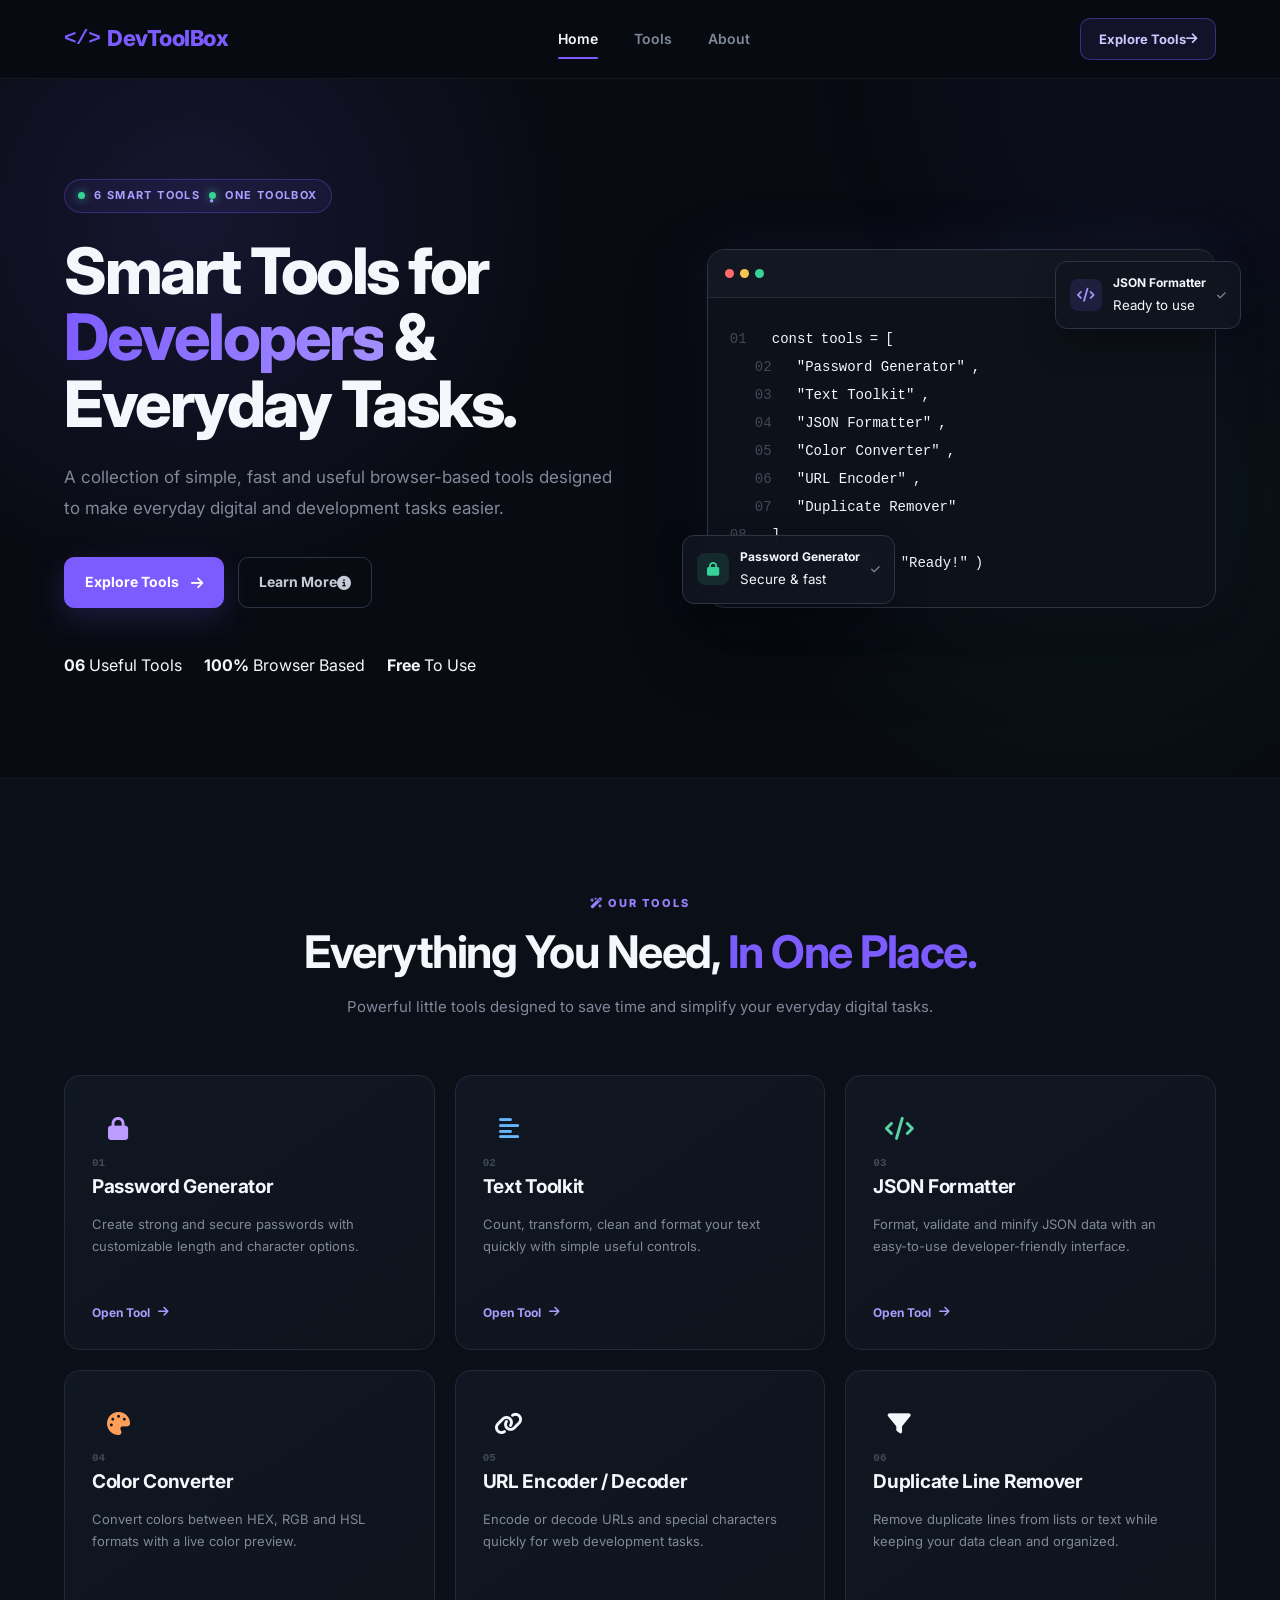
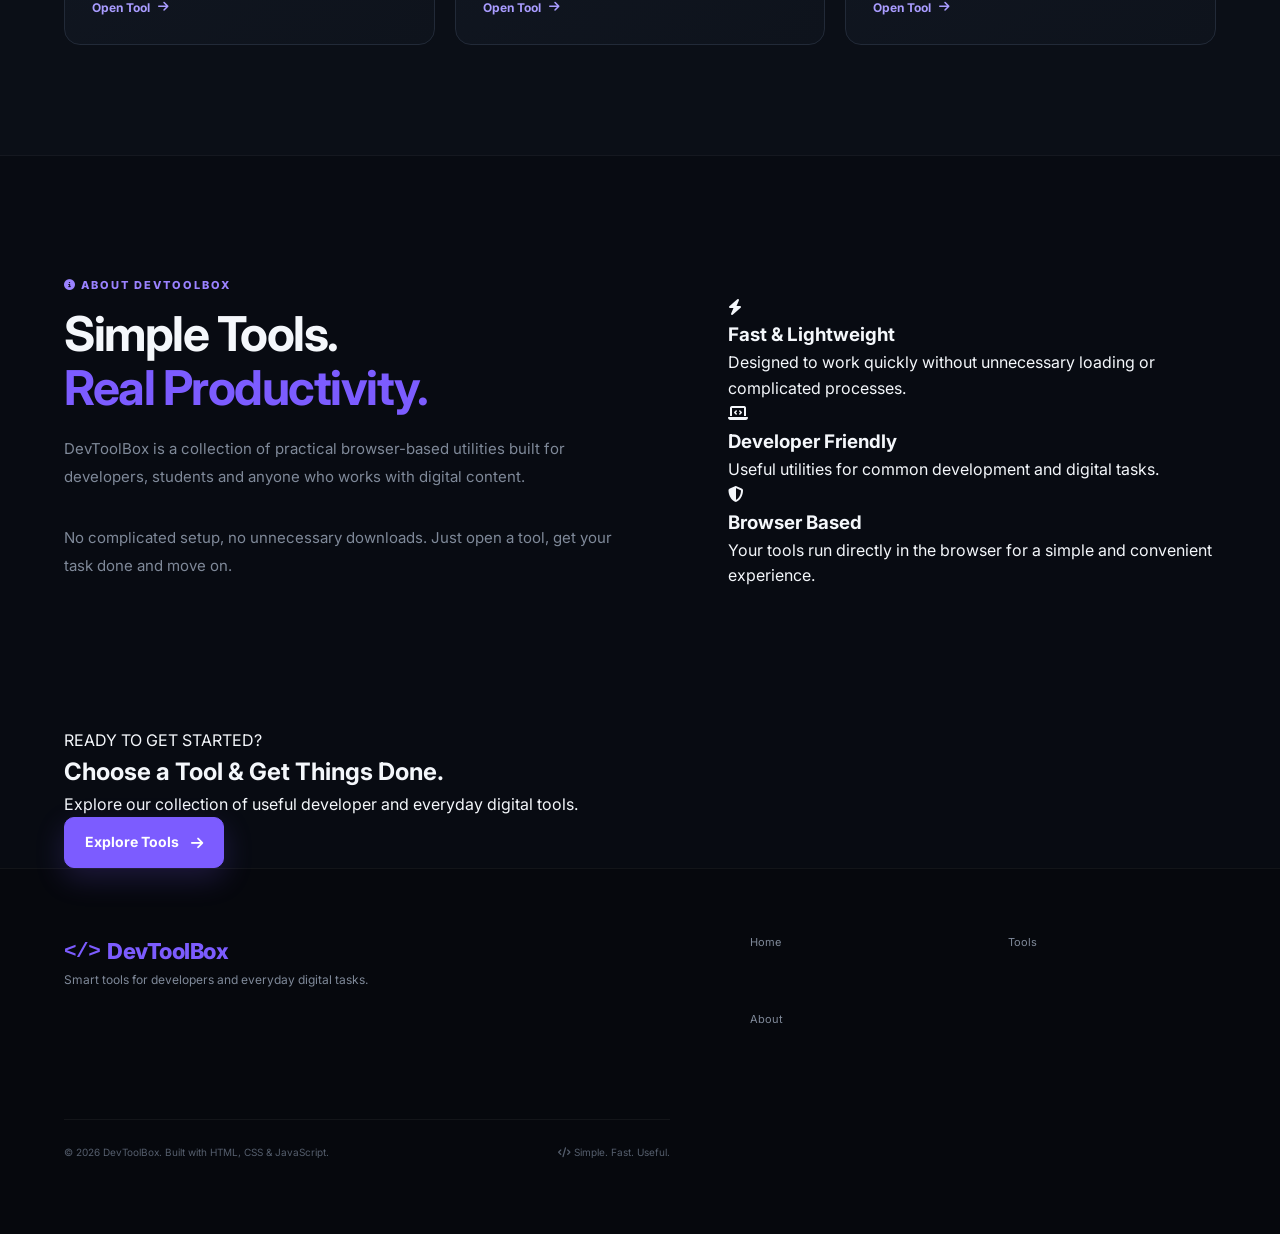
<file: index.html>
<!DOCTYPE html>
<html lang="en">
<head>
    <meta charset="UTF-8">
    <meta name="viewport" content="width=device-width, initial-scale=1.0">

    <title>DevToolBox | Smart Developer Tools</title>

    <meta
        name="description"
        content="DevToolBox provides smart, fast and useful browser-based tools for developers and everyday digital tasks."
    >

    <!-- Google Fonts -->
    <link rel="preconnect" href="https://fonts.googleapis.com">
    <link rel="preconnect" href="https://fonts.gstatic.com" crossorigin>

    <link
        href="https://fonts.googleapis.com/css2?family=Inter:wght@400;500;600;700;800&family=JetBrains+Mono:wght@400;500;600&display=swap"
        rel="stylesheet"
    >

    <!-- Font Awesome -->
    <link
        rel="stylesheet"
        href="https://cdnjs.cloudflare.com/ajax/libs/font-awesome/6.5.2/css/all.min.css"
    >

    <!-- Main CSS -->
    <link rel="stylesheet" href="style.css">
</head>

<body>

<!-- =====================================================
     HEADER
===================================================== -->

<header class="header">

    <div class="container nav-container">

        <a href="index.html" class="logo">
            <span class="logo-symbol">&lt;/&gt;</span>
            <span>DevToolBox</span>
        </a>

        <nav class="navbar">

            <a href="index.html" class="nav-link active">
                Home
            </a>

            <a href="#tools" class="nav-link">
                Tools
            </a>

            <a href="#about" class="nav-link">
                About
            </a>

        </nav>

        <a href="#tools" class="nav-button">
            Explore Tools
            <i class="fa-solid fa-arrow-right"></i>
        </a>

    </div>

</header>


<!-- =====================================================
     HERO SECTION
===================================================== -->

<main>

<section class="hero">

    <div class="hero-glow glow-one"></div>
    <div class="hero-glow glow-two"></div>

    <div class="container hero-container">

        <!-- Hero Content -->

        <div class="hero-content">

            <div class="hero-badge">
                <span class="badge-dot"></span>
                6 SMART TOOLS
                <span class="badge-divider">•</span>
                ONE TOOLBOX
            </div>

            <h1>
                Smart Tools for
                <span>Developers</span>
                & Everyday Tasks.
            </h1>

            <p class="hero-description">
                A collection of simple, fast and useful browser-based
                tools designed to make everyday digital and development
                tasks easier.
            </p>

            <div class="hero-buttons">

                <a href="#tools" class="primary-button">
                    Explore Tools
                    <i class="fa-solid fa-arrow-right"></i>
                </a>

                <a href="#about" class="secondary-button">
                    Learn More
                    <i class="fa-solid fa-circle-info"></i>
                </a>

            </div>


            <!-- Stats -->

            <div class="hero-stats">

                <div class="stat-item">
                    <strong>06</strong>
                    <span>Useful Tools</span>
                </div>

                <div class="stat-item">
                    <strong>100%</strong>
                    <span>Browser Based</span>
                </div>

                <div class="stat-item">
                    <strong>Free</strong>
                    <span>To Use</span>
                </div>

            </div>

        </div>


        <!-- Hero Visual -->

        <div class="hero-visual">

            <div class="code-window">

                <div class="window-header">

                    <div class="window-dots">
                        <span></span>
                        <span></span>
                        <span></span>
                    </div>

                    <span class="window-title">
                        devtoolbox.js
                    </span>

                </div>


                <div class="code-content">

                    <div class="code-line">
                        <span class="line-number">01</span>
                        <span class="code-purple">const</span>
                        <span class="code-white">tools</span>
                        <span class="code-white">=</span>
                        <span class="code-yellow">[</span>
                    </div>

                    <div class="code-line indent">
                        <span class="line-number">02</span>
                        <span class="code-green">"Password Generator"</span>
                        <span class="code-white">,</span>
                    </div>

                    <div class="code-line indent">
                        <span class="line-number">03</span>
                        <span class="code-green">"Text Toolkit"</span>
                        <span class="code-white">,</span>
                    </div>

                    <div class="code-line indent">
                        <span class="line-number">04</span>
                        <span class="code-green">"JSON Formatter"</span>
                        <span class="code-white">,</span>
                    </div>

                    <div class="code-line indent">
                        <span class="line-number">05</span>
                        <span class="code-green">"Color Converter"</span>
                        <span class="code-white">,</span>
                    </div>

                    <div class="code-line indent">
                        <span class="line-number">06</span>
                        <span class="code-green">"URL Encoder"</span>
                        <span class="code-white">,</span>
                    </div>

                    <div class="code-line indent">
                        <span class="line-number">07</span>
                        <span class="code-green">"Duplicate Remover"</span>
                    </div>

                    <div class="code-line">
                        <span class="line-number">08</span>
                        <span class="code-yellow">]</span>
                    </div>

                    <div class="code-line">
                        <span class="line-number">09</span>
                        <span class="code-purple">console</span>
                        <span class="code-white">.</span>
                        <span class="code-blue">log</span>
                        <span class="code-white">(</span>
                        <span class="code-green">"Ready!"</span>
                        <span class="code-white">)</span>
                    </div>

                    <div class="code-cursor"></div>

                </div>

            </div>


            <!-- Floating Cards -->

            <div class="floating-card floating-card-one">

                <div class="floating-icon purple-icon">
                    <i class="fa-solid fa-code"></i>
                </div>

                <div>
                    <strong>JSON Formatter</strong>
                    <small>Ready to use</small>
                </div>

                <span class="floating-check">
                    <i class="fa-solid fa-check"></i>
                </span>

            </div>


            <div class="floating-card floating-card-two">

                <div class="floating-icon green-icon">
                    <i class="fa-solid fa-lock"></i>
                </div>

                <div>
                    <strong>Password Generator</strong>
                    <small>Secure & fast</small>
                </div>

                <span class="floating-check">
                    <i class="fa-solid fa-check"></i>
                </span>

            </div>

        </div>

    </div>

</section>


<!-- =====================================================
     TOOLS SECTION
===================================================== -->

<section class="tools-section" id="tools">

    <div class="container">

        <div class="section-heading">

            <span class="section-label">
                <i class="fa-solid fa-wand-magic-sparkles"></i>
                OUR TOOLS
            </span>

            <h2>
                Everything You Need,
                <span>In One Place.</span>
            </h2>

            <p>
                Powerful little tools designed to save time and
                simplify your everyday digital tasks.
            </p>

        </div>


        <div class="tools-grid">


            <!-- =================================================
                 TOOL 1 - PASSWORD GENERATOR
            ================================================== -->

            <article class="tool-card">

                <div class="tool-icon purple">
                    <i class="fa-solid fa-lock"></i>
                </div>

                <div class="tool-number">
                    01
                </div>

                <h3>
                    Password Generator
                </h3>

                <p>
                    Create strong and secure passwords with
                    customizable length and character options.
                </p>

                <a
                    href="password-generator.html"
                    class="tool-link"
                >
                    Open Tool
                    <i class="fa-solid fa-arrow-right"></i>
                </a>

            </article>


            <!-- =================================================
                 TOOL 2 - TEXT TOOLKIT
            ================================================== -->

            <article class="tool-card">

                <div class="tool-icon blue">
                    <i class="fa-solid fa-align-left"></i>
                </div>

                <div class="tool-number">
                    02
                </div>

                <h3>
                    Text Toolkit
                </h3>

                <p>
                    Count, transform, clean and format your text
                    quickly with simple useful controls.
                </p>

                <a
                    href="text-toolkit.html"
                    class="tool-link"
                >
                    Open Tool
                    <i class="fa-solid fa-arrow-right"></i>
                </a>

            </article>


            <!-- =================================================
                 TOOL 3 - JSON FORMATTER
            ================================================== -->

            <article class="tool-card">

                <div class="tool-icon green">
                    <i class="fa-solid fa-code"></i>
                </div>

                <div class="tool-number">
                    03
                </div>

                <h3>
                    JSON Formatter
                </h3>

                <p>
                    Format, validate and minify JSON data with
                    an easy-to-use developer-friendly interface.
                </p>

                <a
                    href="json-formatter.html"
                    class="tool-link"
                >
                    Open Tool
                    <i class="fa-solid fa-arrow-right"></i>
                </a>

            </article>


            <!-- =================================================
                 TOOL 4 - COLOR CONVERTER
            ================================================== -->

            <article class="tool-card">

                <div class="tool-icon orange">
                    <i class="fa-solid fa-palette"></i>
                </div>

                <div class="tool-number">
                    04
                </div>

                <h3>
                    Color Converter
                </h3>

                <p>
                    Convert colors between HEX, RGB and HSL
                    formats with a live color preview.
                </p>

                <a
                    href="color-converter.html"
                    class="tool-link"
                >
                    Open Tool
                    <i class="fa-solid fa-arrow-right"></i>
                </a>

            </article>


            <!-- =================================================
                 TOOL 5 - URL ENCODER
            ================================================== -->

            <article class="tool-card">

                <div class="tool-icon cyan">
                    <i class="fa-solid fa-link"></i>
                </div>

                <div class="tool-number">
                    05
                </div>

                <h3>
                    URL Encoder / Decoder
                </h3>

                <p>
                    Encode or decode URLs and special characters
                    quickly for web development tasks.
                </p>

                <a
                    href="url-encoder.html"
                    class="tool-link"
                >
                    Open Tool
                    <i class="fa-solid fa-arrow-right"></i>
                </a>

            </article>


            <!-- =================================================
                 TOOL 6 - DUPLICATE LINE REMOVER
            ================================================== -->

            <article class="tool-card">

                <div class="tool-icon red">
                    <i class="fa-solid fa-filter"></i>
                </div>

                <div class="tool-number">
                    06
                </div>

                <h3>
                    Duplicate Line Remover
                </h3>

                <p>
                    Remove duplicate lines from lists or text
                    while keeping your data clean and organized.
                </p>

                <a
                    href="duplicate-line-remover.html"
                    class="tool-link"
                >
                    Open Tool
                    <i class="fa-solid fa-arrow-right"></i>
                </a>

            </article>


        </div>

    </div>

</section>


<!-- =====================================================
     ABOUT SECTION
===================================================== -->

<section class="about-section" id="about">

    <div class="container about-container">

        <div class="about-content">

            <span class="section-label">
                <i class="fa-solid fa-circle-info"></i>
                ABOUT DEVTOOLBOX
            </span>

            <h2>
                Simple Tools.
                <span>Real Productivity.</span>
            </h2>

            <p>
                DevToolBox is a collection of practical browser-based
                utilities built for developers, students and anyone
                who works with digital content.
            </p>

            <p>
                No complicated setup, no unnecessary downloads.
                Just open a tool, get your task done and move on.
            </p>

        </div>


        <div class="about-features">

            <div class="feature-item">

                <div class="feature-icon">
                    <i class="fa-solid fa-bolt"></i>
                </div>

                <div>
                    <h3>
                        Fast & Lightweight
                    </h3>

                    <p>
                        Designed to work quickly without unnecessary
                        loading or complicated processes.
                    </p>
                </div>

            </div>


            <div class="feature-item">

                <div class="feature-icon">
                    <i class="fa-solid fa-laptop-code"></i>
                </div>

                <div>
                    <h3>
                        Developer Friendly
                    </h3>

                    <p>
                        Useful utilities for common development
                        and digital tasks.
                    </p>
                </div>

            </div>


            <div class="feature-item">

                <div class="feature-icon">
                    <i class="fa-solid fa-shield-halved"></i>
                </div>

                <div>
                    <h3>
                        Browser Based
                    </h3>

                    <p>
                        Your tools run directly in the browser for
                        a simple and convenient experience.
                    </p>
                </div>

            </div>

        </div>

    </div>

</section>


<!-- =====================================================
     CALL TO ACTION
===================================================== -->

<section class="cta-section">

    <div class="container">

        <div class="cta-box">

            <div class="cta-content">

                <span class="cta-label">
                    READY TO GET STARTED?
                </span>

                <h2>
                    Choose a Tool &
                    <span>Get Things Done.</span>
                </h2>

                <p>
                    Explore our collection of useful developer
                    and everyday digital tools.
                </p>

            </div>

            <a href="#tools" class="primary-button">
                Explore Tools
                <i class="fa-solid fa-arrow-right"></i>
            </a>

        </div>

    </div>

</section>

</main>


<!-- =====================================================
     FOOTER
===================================================== -->

<footer class="footer">

    <div class="container footer-container">

        <div class="footer-brand">

            <a href="index.html" class="logo">
                <span class="logo-symbol">&lt;/&gt;</span>
                <span>DevToolBox</span>
            </a>

            <p>
                Smart tools for developers and everyday
                digital tasks.
            </p>

        </div>


        <div class="footer-links">

            <a href="index.html">
                Home
            </a>

            <a href="#tools">
                Tools
            </a>

            <a href="#about">
                About
            </a>

        </div>


        <div class="footer-bottom">

            <p>
                © 2026 DevToolBox. Built with HTML, CSS & JavaScript.
            </p>

            <span>
                <i class="fa-solid fa-code"></i>
                Simple. Fast. Useful.
            </span>

        </div>

    </div>

</footer>


<!-- Main JavaScript -->
<script src="script.js"></script>

</body>
</html>
</file>
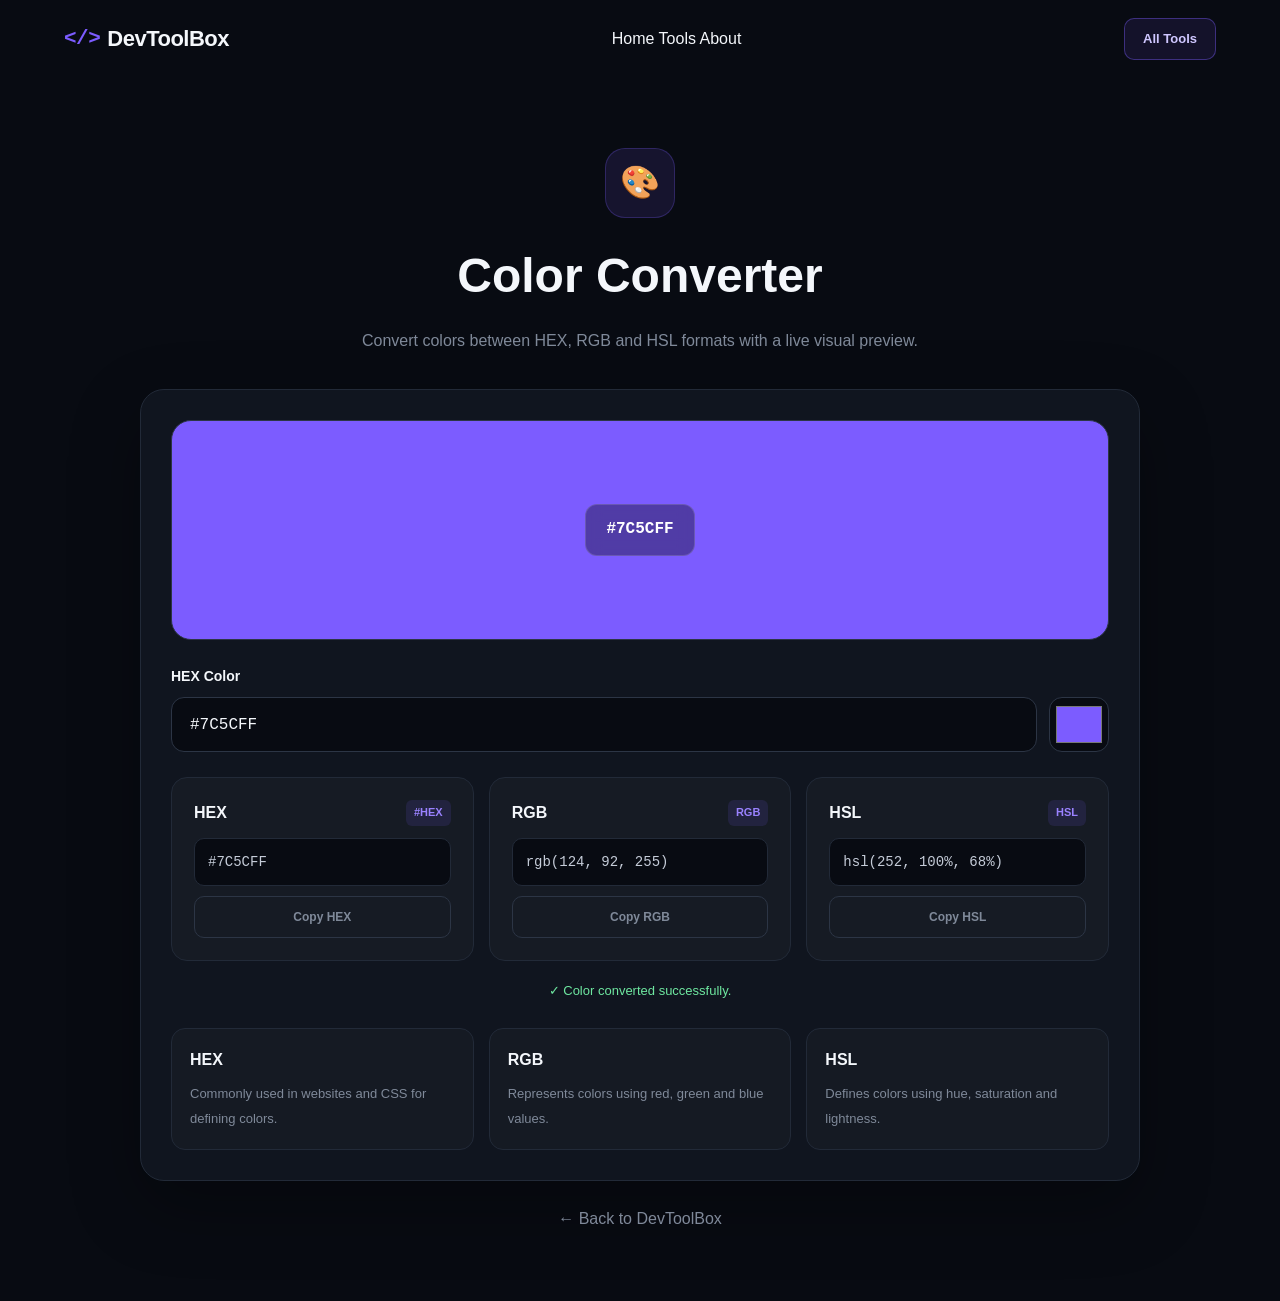
<file: color-converter.html>
<!DOCTYPE html>
<html lang="en">

<head>
    <meta charset="UTF-8">
    <meta name="viewport" content="width=device-width, initial-scale=1.0">

    <title>Color Converter | DevToolBox</title>

    <link rel="stylesheet" href="style.css">

    <style>
        /* ==========================================
           COLOR CONVERTER
        ========================================== */

        .tool-page {
            min-height: calc(100vh - 80px);
            padding: 70px 20px;
        }

        .color-tool {
            width: 100%;
            max-width: 1000px;
            margin: 0 auto;
        }

        /* Heading */

        .tool-heading {
            text-align: center;
            margin-bottom: 35px;
        }

        .tool-icon {
            width: 70px;
            height: 70px;

            margin: 0 auto 20px;

            display: flex;
            align-items: center;
            justify-content: center;

            border-radius: 20px;

            background: rgba(124, 92, 255, 0.12);

            border: 1px solid
                rgba(124, 92, 255, 0.25);

            font-size: 32px;
        }

        .tool-heading h1 {
            font-size: clamp(2rem, 5vw, 3rem);
            margin-bottom: 12px;
        }

        .tool-heading p {
            max-width: 650px;
            margin: auto;

            color: var(--text-muted);

            line-height: 1.7;
        }

        /* Main Box */

        .color-tool-box {
            background: var(--bg-card);

            border: 1px solid var(--border);

            border-radius: 24px;

            padding: 30px;

            box-shadow:
                0 25px 70px rgba(0, 0, 0, 0.3);
        }

        /* Color Preview */

        .color-preview {
            width: 100%;
            height: 220px;

            border-radius: 20px;

            background: #7c5cff;

            border: 1px solid var(--border-light);

            display: flex;
            align-items: center;
            justify-content: center;

            margin-bottom: 25px;

            transition: 0.3s ease;
        }

        .preview-label {
            padding: 12px 20px;

            background: rgba(0, 0, 0, 0.35);

            border: 1px solid
                rgba(255, 255, 255, 0.15);

            border-radius: 12px;

            color: white;

            font-family: "Courier New", monospace;

            font-weight: 600;

            backdrop-filter: blur(8px);
        }

        /* Input */

        .input-section {
            margin-bottom: 25px;
        }

        .input-label {
            display: block;

            margin-bottom: 10px;

            color: var(--text-main);

            font-size: 14px;

            font-weight: 600;
        }

        .hex-input-wrapper {
            display: flex;
            gap: 12px;
        }

        .hex-input {
            flex: 1;

            min-height: 55px;

            padding: 0 18px;

            background: var(--bg-dark);

            border: 1px solid var(--border-light);

            border-radius: 13px;

            outline: none;

            color: var(--text-main);

            font-family: "Courier New", monospace;

            font-size: 16px;

            transition: 0.3s ease;
        }

        .hex-input:focus {
            border-color: var(--accent);

            box-shadow:
                0 0 0 3px
                rgba(124, 92, 255, 0.08);
        }

        .color-picker {
            width: 60px;
            height: 55px;

            padding: 4px;

            background: var(--bg-dark);

            border: 1px solid var(--border-light);

            border-radius: 13px;

            cursor: pointer;
        }

        /* Conversion Cards */

        .conversion-grid {
            display: grid;

            grid-template-columns:
                repeat(3, 1fr);

            gap: 15px;
        }

        .conversion-card {
            padding: 22px;

            background:
                rgba(255, 255, 255, 0.025);

            border: 1px solid var(--border);

            border-radius: 16px;
        }

        .conversion-title {
            display: flex;

            justify-content: space-between;

            align-items: center;

            margin-bottom: 12px;
        }

        .conversion-title span:first-child {
            color: var(--text-main);

            font-weight: 700;
        }

        .format-badge {
            padding: 4px 8px;

            border-radius: 6px;

            background:
                rgba(124, 92, 255, 0.12);

            color: var(--accent-light);

            font-size: 11px;

            font-weight: 700;
        }

        .color-value {
            min-height: 48px;

            display: flex;

            align-items: center;

            padding: 0 13px;

            background: var(--bg-dark);

            border: 1px solid var(--border);

            border-radius: 10px;

            color: var(--text-light);

            font-family: "Courier New", monospace;

            font-size: 14px;

            word-break: break-all;
        }

        .copy-color-btn {
            width: 100%;

            min-height: 42px;

            margin-top: 10px;

            background: transparent;

            border: 1px solid var(--border-light);

            border-radius: 10px;

            color: var(--text-muted);

            cursor: pointer;

            font-size: 12px;

            font-weight: 600;

            transition: 0.3s ease;
        }

        .copy-color-btn:hover {
            border-color: var(--accent);

            color: var(--accent-light);
        }

        /* Status */

        .color-status {
            margin-top: 20px;

            text-align: center;

            min-height: 22px;

            color: var(--text-muted);

            font-size: 13px;
        }

        .color-status.success {
            color: #6ee7a0;
        }

        .color-status.error {
            color: #ff7d7d;
        }

        /* Info */

        .color-info {
            display: grid;

            grid-template-columns:
                repeat(3, 1fr);

            gap: 15px;

            margin-top: 25px;
        }

        .info-card {
            padding: 18px;

            background:
                rgba(255, 255, 255, 0.02);

            border: 1px solid var(--border);

            border-radius: 14px;
        }

        .info-card strong {
            display: block;

            color: var(--text-main);

            margin-bottom: 7px;
        }

        .info-card span {
            color: var(--text-muted);

            font-size: 13px;

            line-height: 1.5;
        }

        /* Back */

        .back-link {
            display: block;

            text-align: center;

            margin-top: 25px;

            color: var(--text-muted);

            text-decoration: none;

            transition: 0.3s ease;
        }

        .back-link:hover {
            color: var(--accent-light);
        }

        /* Responsive */

        @media (max-width: 800px) {

            .conversion-grid {
                grid-template-columns: 1fr;
            }

            .color-info {
                grid-template-columns: 1fr;
            }

        }

        @media (max-width: 550px) {

            .color-tool-box {
                padding: 20px;
            }

            .color-preview {
                height: 170px;
            }

            .hex-input-wrapper {
                flex-direction: column;
            }

            .color-picker {
                width: 100%;
            }

        }
    </style>
</head>


<body>


    <!-- ==========================================
         HEADER
    ========================================== -->

    <header class="site-header">

        <div class="container nav-container">

            <a
                href="index.html"
                class="logo"
            >

                <span class="logo-symbol">
                    &lt;/&gt;
                </span>

                DevToolBox

            </a>


            <nav class="nav-menu">

                <a href="index.html">
                    Home
                </a>

                <a href="index.html#tools">
                    Tools
                </a>

                <a href="index.html#about">
                    About
                </a>

            </nav>


            <a
                href="index.html#tools"
                class="nav-button"
            >
                All Tools
            </a>

        </div>

    </header>



    <!-- ==========================================
         COLOR CONVERTER
    ========================================== -->

    <main class="tool-page">

        <div class="color-tool">


            <!-- Heading -->

            <div class="tool-heading">

                <div class="tool-icon">
                    🎨
                </div>

                <h1>
                    Color Converter
                </h1>

                <p>
                    Convert colors between HEX, RGB and
                    HSL formats with a live visual preview.
                </p>

            </div>



            <!-- Main Tool -->

            <div class="color-tool-box">


                <!-- Preview -->

                <div
                    class="color-preview"
                    id="colorPreview"
                >

                    <span
                        class="preview-label"
                        id="previewLabel"
                    >
                        #7C5CFF
                    </span>

                </div>



                <!-- Input -->

                <div class="input-section">

                    <label
                        class="input-label"
                        for="hexInput"
                    >
                        HEX Color
                    </label>


                    <div class="hex-input-wrapper">

                        <input
                            type="text"
                            class="hex-input"
                            id="hexInput"
                            value="#7C5CFF"
                            maxlength="7"
                            placeholder="#7C5CFF"
                        >


                        <input
                            type="color"
                            class="color-picker"
                            id="colorPicker"
                            value="#7C5CFF"
                            title="Choose a color"
                        >

                    </div>

                </div>



                <!-- Conversion Results -->

                <div class="conversion-grid">


                    <!-- HEX -->

                    <div class="conversion-card">

                        <div class="conversion-title">

                            <span>
                                HEX
                            </span>

                            <span class="format-badge">
                                #HEX
                            </span>

                        </div>


                        <div
                            class="color-value"
                            id="hexValue"
                        >
                            #7C5CFF
                        </div>


                        <button
                            class="copy-color-btn"
                            data-target="hexValue"
                            type="button"
                        >
                            Copy HEX
                        </button>

                    </div>



                    <!-- RGB -->

                    <div class="conversion-card">

                        <div class="conversion-title">

                            <span>
                                RGB
                            </span>

                            <span class="format-badge">
                                RGB
                            </span>

                        </div>


                        <div
                            class="color-value"
                            id="rgbValue"
                        >
                            rgb(124, 92, 255)
                        </div>


                        <button
                            class="copy-color-btn"
                            data-target="rgbValue"
                            type="button"
                        >
                            Copy RGB
                        </button>

                    </div>



                    <!-- HSL -->

                    <div class="conversion-card">

                        <div class="conversion-title">

                            <span>
                                HSL
                            </span>

                            <span class="format-badge">
                                HSL
                            </span>

                        </div>


                        <div
                            class="color-value"
                            id="hslValue"
                        >
                            hsl(252, 100%, 68%)
                        </div>


                        <button
                            class="copy-color-btn"
                            data-target="hslValue"
                            type="button"
                        >
                            Copy HSL
                        </button>

                    </div>


                </div>



                <!-- Status -->

                <div
                    class="color-status"
                    id="colorStatus"
                >
                    Enter a HEX color to convert it.
                </div>



                <!-- Info -->

                <div class="color-info">


                    <div class="info-card">

                        <strong>
                            HEX
                        </strong>

                        <span>
                            Commonly used in websites
                            and CSS for defining colors.
                        </span>

                    </div>


                    <div class="info-card">

                        <strong>
                            RGB
                        </strong>

                        <span>
                            Represents colors using
                            red, green and blue values.
                        </span>

                    </div>


                    <div class="info-card">

                        <strong>
                            HSL
                        </strong>

                        <span>
                            Defines colors using hue,
                            saturation and lightness.
                        </span>

                    </div>


                </div>


            </div>



            <!-- Back -->

            <a
                href="index.html#tools"
                class="back-link"
            >
                ← Back to DevToolBox
            </a>


        </div>

    </main>



    <script src="script.js"></script>

</body>

</html>
</file>
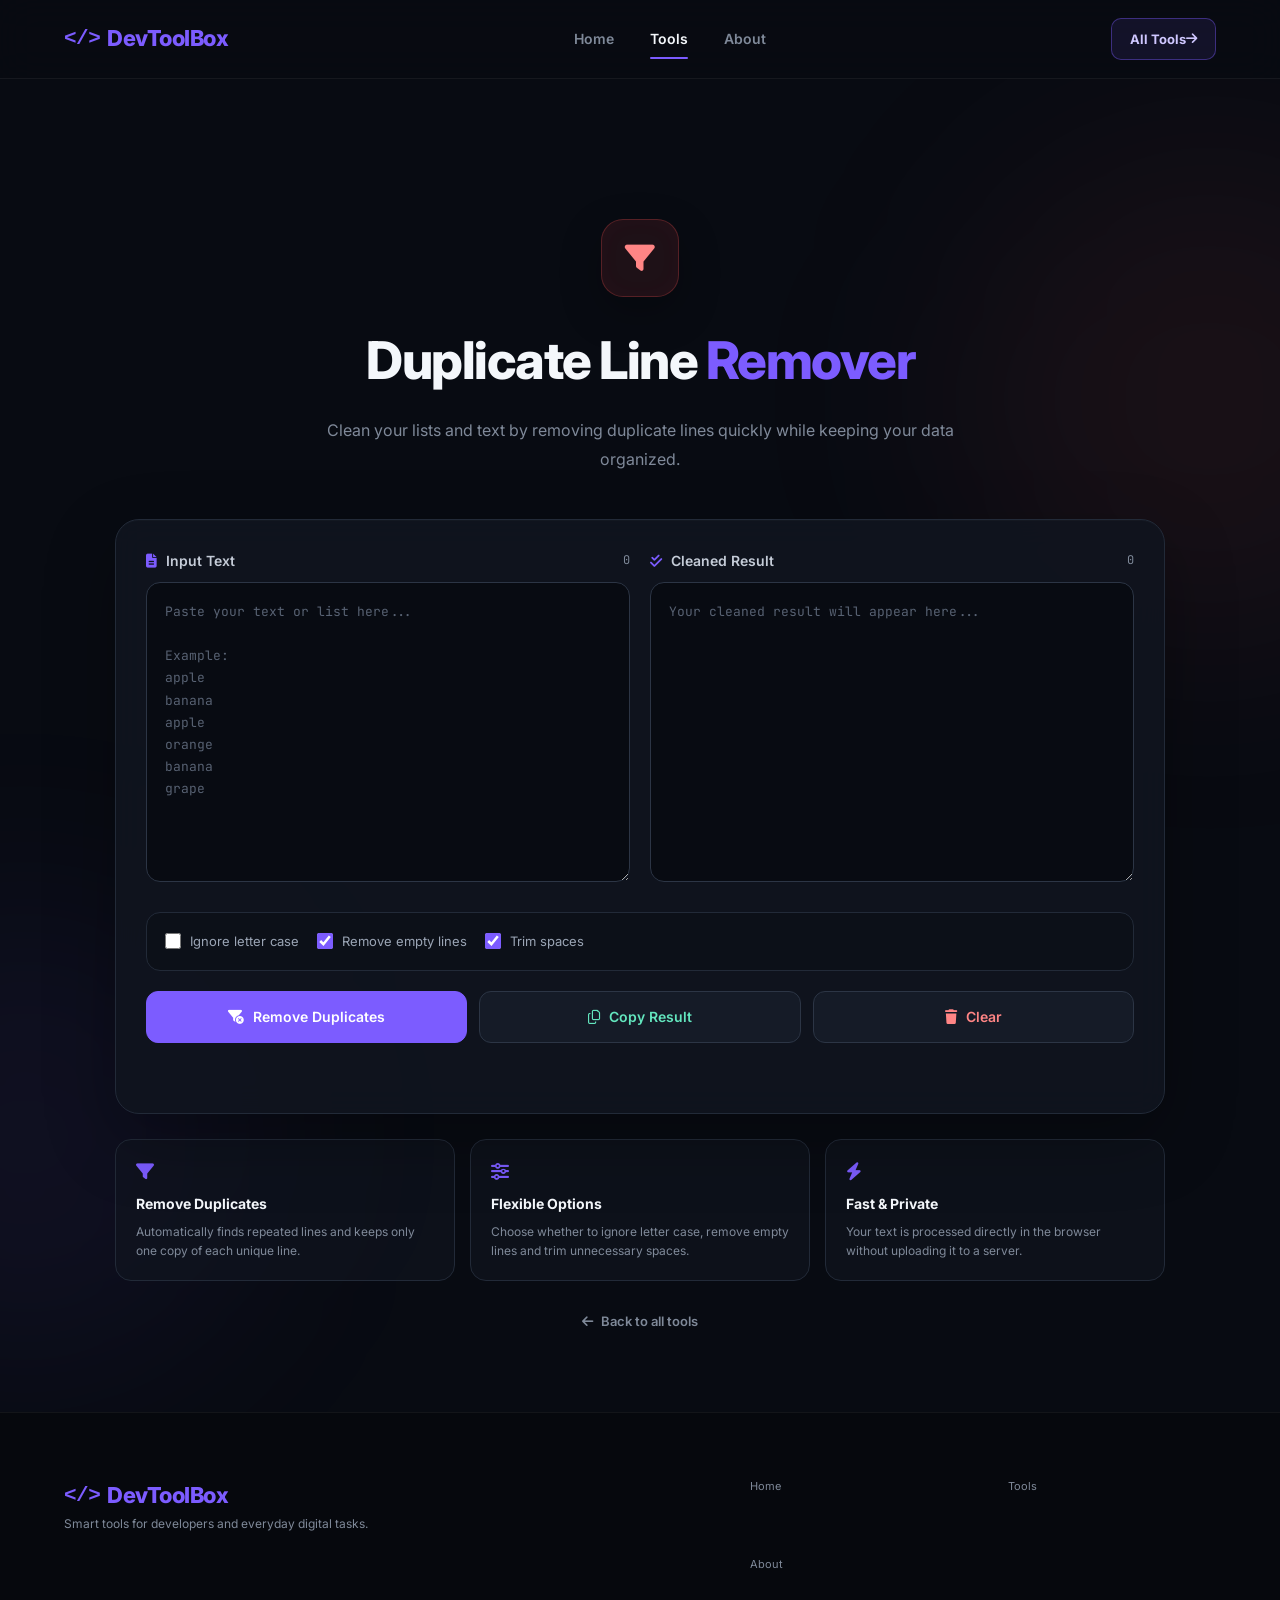
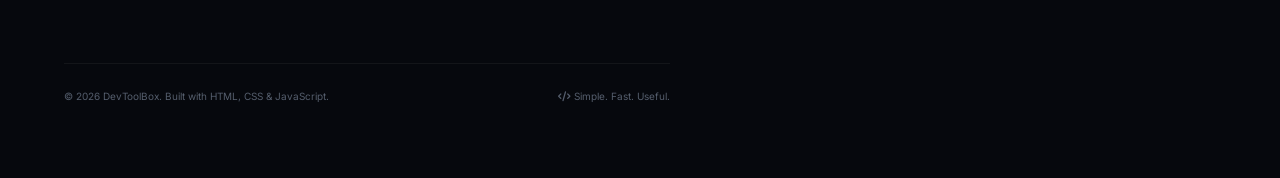
<file: duplicate-line-remover.html>
<!DOCTYPE html>
<html lang="en">
<head>

    <meta charset="UTF-8">

    <meta
        name="viewport"
        content="width=device-width, initial-scale=1.0"
    >

    <title>Duplicate Line Remover | DevToolBox</title>

    <meta
        name="description"
        content="Remove duplicate lines from text quickly with DevToolBox."
    >

    <!-- Google Fonts -->
    <link rel="preconnect" href="https://fonts.googleapis.com">
    <link rel="preconnect" href="https://fonts.gstatic.com" crossorigin>

    <link
        href="https://fonts.googleapis.com/css2?family=Inter:wght@400;500;600;700;800&family=JetBrains+Mono:wght@400;500;600&display=swap"
        rel="stylesheet"
    >

    <!-- Font Awesome -->
    <link
        rel="stylesheet"
        href="https://cdnjs.cloudflare.com/ajax/libs/font-awesome/6.5.2/css/all.min.css"
    >

    <!-- Main CSS -->
    <link rel="stylesheet" href="style.css">


    <style>

        /* =====================================================
           DUPLICATE LINE REMOVER PAGE
        ===================================================== */

        .tool-page {
            min-height: 100vh;

            padding: 140px 20px 80px;

            position: relative;

            overflow: hidden;
        }


        .tool-page::before {
            content: "";

            position: absolute;

            width: 500px;
            height: 500px;

            background: rgba(255, 82, 82, 0.07);

            border-radius: 50%;

            filter: blur(110px);

            top: 70px;
            right: -180px;

            pointer-events: none;
        }


        .tool-page::after {
            content: "";

            position: absolute;

            width: 450px;
            height: 450px;

            background: rgba(124, 92, 255, 0.07);

            border-radius: 50%;

            filter: blur(110px);

            bottom: 50px;
            left: -200px;

            pointer-events: none;
        }


        .tool-wrapper {
            width: 100%;
            max-width: 1050px;

            margin: 0 auto;

            position: relative;
            z-index: 2;
        }


        /* =====================================================
           HEADER
        ===================================================== */

        .tool-header {
            text-align: center;

            margin-bottom: 45px;
        }


        .tool-icon-large {
            width: 78px;
            height: 78px;

            margin: 0 auto 22px;

            border-radius: 22px;

            display: flex;
            align-items: center;
            justify-content: center;

            font-size: 30px;

            color: #ff8585;

            background: rgba(255, 82, 82, 0.09);

            border: 1px solid rgba(255, 82, 82, 0.25);

            box-shadow:
                0 15px 40px rgba(0, 0, 0, 0.25),
                inset 0 0 25px rgba(255, 82, 82, 0.03);
        }


        .tool-header h1 {
            margin: 0 0 14px;

            color: #f4f7fb;

            font-size: clamp(32px, 5vw, 52px);

            font-weight: 800;

            letter-spacing: -1.5px;
        }


        .tool-header h1 span {
            color: #7c5cff;
        }


        .tool-header p {
            max-width: 650px;

            margin: 0 auto;

            color: #7f8999;

            font-size: 16px;

            line-height: 1.8;
        }


        /* =====================================================
           MAIN CARD
        ===================================================== */

        .duplicate-tool-card {

            background: rgba(16, 21, 31, 0.88);

            border: 1px solid #222a38;

            border-radius: 24px;

            padding: 30px;

            box-shadow:
                0 25px 70px rgba(0, 0, 0, 0.28),
                inset 0 1px 0 rgba(255, 255, 255, 0.02);

            backdrop-filter: blur(15px);
        }


        /* =====================================================
           INPUT / OUTPUT GRID
        ===================================================== */

        .duplicate-grid {

            display: grid;

            grid-template-columns: 1fr 1fr;

            gap: 20px;
        }


        .text-panel {
            min-width: 0;
        }


        .panel-header {

            display: flex;

            align-items: center;

            justify-content: space-between;

            gap: 15px;

            margin-bottom: 10px;
        }


        .panel-title {

            display: flex;

            align-items: center;

            gap: 9px;

            color: #c5ccd8;

            font-size: 14px;

            font-weight: 600;
        }


        .panel-title i {
            color: #7c5cff;
        }


        .line-counter {

            color: #7f8999;

            font-size: 12px;

            font-family: "JetBrains Mono", monospace;
        }


        .duplicate-textarea {

            width: 100%;

            min-height: 300px;

            padding: 18px;

            box-sizing: border-box;

            resize: vertical;

            color: #f4f7fb;

            background: #080b12;

            border: 1px solid #2c3545;

            border-radius: 14px;

            outline: none;

            font-family: "JetBrains Mono", monospace;

            font-size: 13px;

            line-height: 1.7;

            transition: 0.25s ease;
        }


        .duplicate-textarea::placeholder {
            color: #586273;
        }


        .duplicate-textarea:focus {

            border-color: #7c5cff;

            box-shadow:
                0 0 0 3px rgba(124, 92, 255, 0.10);
        }


        #duplicateOutput {

            color: #c5ccd8;
        }


        /* =====================================================
           OPTIONS
        ===================================================== */

        .duplicate-options {

            display: flex;

            flex-wrap: wrap;

            align-items: center;

            gap: 18px;

            margin-top: 22px;

            padding: 18px;

            background: #0c1018;

            border: 1px solid #222a38;

            border-radius: 14px;
        }


        .option-label {

            display: flex;

            align-items: center;

            gap: 9px;

            color: #9ba5b5;

            font-size: 13px;

            cursor: pointer;

            user-select: none;
        }


        .option-label input {

            width: 16px;
            height: 16px;

            accent-color: #7c5cff;

            cursor: pointer;
        }


        /* =====================================================
           BUTTONS
        ===================================================== */

        .duplicate-actions {

            display: grid;

            grid-template-columns: 1fr 1fr 1fr;

            gap: 12px;

            margin-top: 20px;
        }


        .duplicate-btn {

            min-height: 52px;

            padding: 0 18px;

            display: flex;

            align-items: center;

            justify-content: center;

            gap: 9px;

            border-radius: 12px;

            border: 1px solid #2c3545;

            background: #151b27;

            color: #c5ccd8;

            font-family: "Inter", sans-serif;

            font-size: 14px;

            font-weight: 600;

            cursor: pointer;

            transition: all 0.25s ease;
        }


        .duplicate-btn:hover {

            transform: translateY(-2px);

            color: #ffffff;

            border-color: #7c5cff;

            background: #1b2230;

            box-shadow:
                0 10px 25px rgba(0, 0, 0, 0.20);
        }


        .duplicate-btn.remove {

            color: #ffffff;

            background: #7c5cff;

            border-color: #7c5cff;
        }


        .duplicate-btn.remove:hover {

            background: #6445e8;

            border-color: #6445e8;
        }


        .duplicate-btn.copy {

            color: #63e6be;
        }


        .duplicate-btn.clear {

            color: #ff8585;
        }


        .duplicate-btn.clear:hover {

            border-color: rgba(255, 100, 100, 0.45);

            background: rgba(255, 80, 80, 0.06);
        }


        /* =====================================================
           STATUS
        ===================================================== */

        .duplicate-status {

            min-height: 24px;

            margin-top: 16px;

            text-align: center;

            font-size: 13px;

            font-weight: 600;
        }


        .duplicate-status.success {
            color: #63e6be;
        }


        .duplicate-status.error {
            color: #ff7b7b;
        }


        /* =====================================================
           INFO CARDS
        ===================================================== */

        .duplicate-info-grid {

            display: grid;

            grid-template-columns: repeat(3, 1fr);

            gap: 15px;

            margin-top: 25px;
        }


        .duplicate-info-card {

            padding: 20px;

            border: 1px solid #222a38;

            border-radius: 16px;

            background: rgba(16, 21, 31, 0.65);
        }


        .duplicate-info-card i {

            color: #7c5cff;

            font-size: 18px;

            margin-bottom: 12px;
        }


        .duplicate-info-card h3 {

            color: #f4f7fb;

            font-size: 14px;

            margin: 0 0 7px;
        }


        .duplicate-info-card p {

            color: #7f8999;

            font-size: 12px;

            line-height: 1.6;

            margin: 0;
        }


        /* =====================================================
           BACK LINK
        ===================================================== */

        .back-home {

            display: flex;

            justify-content: center;

            margin-top: 30px;
        }


        .back-home a {

            display: inline-flex;

            align-items: center;

            gap: 8px;

            color: #7f8999;

            font-size: 13px;

            font-weight: 600;

            text-decoration: none;

            transition: 0.2s ease;
        }


        .back-home a:hover {
            color: #ffffff;
        }


        /* =====================================================
           RESPONSIVE
        ===================================================== */

        @media (max-width: 800px) {

            .duplicate-grid {
                grid-template-columns: 1fr;
            }

            .duplicate-info-grid {
                grid-template-columns: 1fr;
            }

        }


        @media (max-width: 650px) {

            .tool-page {
                padding-top: 115px;
            }

            .duplicate-tool-card {
                padding: 20px;
            }

            .duplicate-actions {
                grid-template-columns: 1fr;
            }

        }


        @media (max-width: 480px) {

            .tool-page {
                padding-left: 14px;
                padding-right: 14px;
            }

            .tool-icon-large {
                width: 65px;
                height: 65px;

                font-size: 25px;
            }

            .tool-header h1 {
                font-size: 32px;
            }

            .duplicate-textarea {
                min-height: 230px;
            }

            .duplicate-tool-card {
                border-radius: 18px;
            }

            .duplicate-options {
                align-items: flex-start;
                flex-direction: column;
            }

        }

    </style>

</head>


<body>


<!-- =====================================================
     HEADER
===================================================== -->

<header class="header">

    <div class="container nav-container">

        <a href="index.html" class="logo">

            <span class="logo-symbol">
                &lt;/&gt;
            </span>

            <span>
                DevToolBox
            </span>

        </a>


        <nav class="navbar">

            <a
                href="index.html"
                class="nav-link"
            >
                Home
            </a>


            <a
                href="index.html#tools"
                class="nav-link active"
            >
                Tools
            </a>


            <a
                href="index.html#about"
                class="nav-link"
            >
                About
            </a>

        </nav>


        <a
            href="index.html#tools"
            class="nav-button"
        >
            All Tools

            <i class="fa-solid fa-arrow-right"></i>

        </a>

    </div>

</header>


<!-- =====================================================
     MAIN
===================================================== -->

<main class="tool-page">

    <div class="tool-wrapper">


        <!-- TOOL HEADER -->

        <div class="tool-header">

            <div class="tool-icon-large">

                <i class="fa-solid fa-filter"></i>

            </div>


            <h1>
                Duplicate Line <span>Remover</span>
            </h1>


            <p>
                Clean your lists and text by removing duplicate
                lines quickly while keeping your data organized.
            </p>

        </div>


        <!-- MAIN CARD -->

        <div class="duplicate-tool-card">


            <!-- INPUT / OUTPUT -->

            <div class="duplicate-grid">


                <!-- INPUT -->

                <div class="text-panel">

                    <div class="panel-header">

                        <div class="panel-title">

                            <i class="fa-solid fa-file-lines"></i>

                            <span>
                                Input Text
                            </span>

                        </div>


                        <span
                            id="inputLineCount"
                            class="line-counter"
                        >
                            0 lines
                        </span>

                    </div>


                    <textarea
                        id="duplicateInput"
                        class="duplicate-textarea"
                        placeholder="Paste your text or list here...

Example:
apple
banana
apple
orange
banana
grape"
                    ></textarea>

                </div>


                <!-- OUTPUT -->

                <div class="text-panel">

                    <div class="panel-header">

                        <div class="panel-title">

                            <i class="fa-solid fa-check-double"></i>

                            <span>
                                Cleaned Result
                            </span>

                        </div>


                        <span
                            id="outputLineCount"
                            class="line-counter"
                        >
                            0 lines
                        </span>

                    </div>


                    <textarea
                        id="duplicateOutput"
                        class="duplicate-textarea"
                        placeholder="Your cleaned result will appear here..."
                        readonly
                    ></textarea>

                </div>

            </div>


            <!-- OPTIONS -->

            <div class="duplicate-options">


                <label class="option-label">

                    <input
                        type="checkbox"
                        id="ignoreCase"
                    >

                    Ignore letter case

                </label>


                <label class="option-label">

                    <input
                        type="checkbox"
                        id="removeEmptyLines"
                        checked
                    >

                    Remove empty lines

                </label>


                <label class="option-label">

                    <input
                        type="checkbox"
                        id="trimLines"
                        checked
                    >

                    Trim spaces

                </label>

            </div>


            <!-- ACTION BUTTONS -->

            <div class="duplicate-actions">


                <button
                    type="button"
                    id="removeDuplicatesBtn"
                    class="duplicate-btn remove"
                >

                    <i class="fa-solid fa-filter-circle-xmark"></i>

                    Remove Duplicates

                </button>


                <button
                    type="button"
                    id="copyDuplicatesBtn"
                    class="duplicate-btn copy"
                >

                    <i class="fa-regular fa-copy"></i>

                    Copy Result

                </button>


                <button
                    type="button"
                    id="clearDuplicatesBtn"
                    class="duplicate-btn clear"
                >

                    <i class="fa-solid fa-trash"></i>

                    Clear

                </button>

            </div>


            <!-- STATUS -->

            <div
                id="duplicateStatus"
                class="duplicate-status"
            ></div>


        </div>


        <!-- INFO -->

        <div class="duplicate-info-grid">


            <div class="duplicate-info-card">

                <i class="fa-solid fa-filter"></i>

                <h3>
                    Remove Duplicates
                </h3>

                <p>
                    Automatically finds repeated lines and keeps
                    only one copy of each unique line.
                </p>

            </div>


            <div class="duplicate-info-card">

                <i class="fa-solid fa-sliders"></i>

                <h3>
                    Flexible Options
                </h3>

                <p>
                    Choose whether to ignore letter case, remove
                    empty lines and trim unnecessary spaces.
                </p>

            </div>


            <div class="duplicate-info-card">

                <i class="fa-solid fa-bolt"></i>

                <h3>
                    Fast & Private
                </h3>

                <p>
                    Your text is processed directly in the browser
                    without uploading it to a server.
                </p>

            </div>

        </div>


        <!-- BACK -->

        <div class="back-home">

            <a href="index.html#tools">

                <i class="fa-solid fa-arrow-left"></i>

                Back to all tools

            </a>

        </div>

    </div>

</main>


<!-- =====================================================
     FOOTER
===================================================== -->

<footer class="footer">

    <div class="container footer-container">


        <div class="footer-brand">

            <a href="index.html" class="logo">

                <span class="logo-symbol">
                    &lt;/&gt;
                </span>

                <span>
                    DevToolBox
                </span>

            </a>


            <p>
                Smart tools for developers and everyday
                digital tasks.
            </p>

        </div>


        <div class="footer-links">

            <a href="index.html">
                Home
            </a>

            <a href="index.html#tools">
                Tools
            </a>

            <a href="index.html#about">
                About
            </a>

        </div>


        <div class="footer-bottom">

            <p>
                © 2026 DevToolBox.
                Built with HTML, CSS & JavaScript.
            </p>


            <span>

                <i class="fa-solid fa-code"></i>

                Simple. Fast. Useful.

            </span>

        </div>

    </div>

</footer>


<!-- Shared JavaScript -->
<script src="script.js"></script>

</body>
</html>
</file>
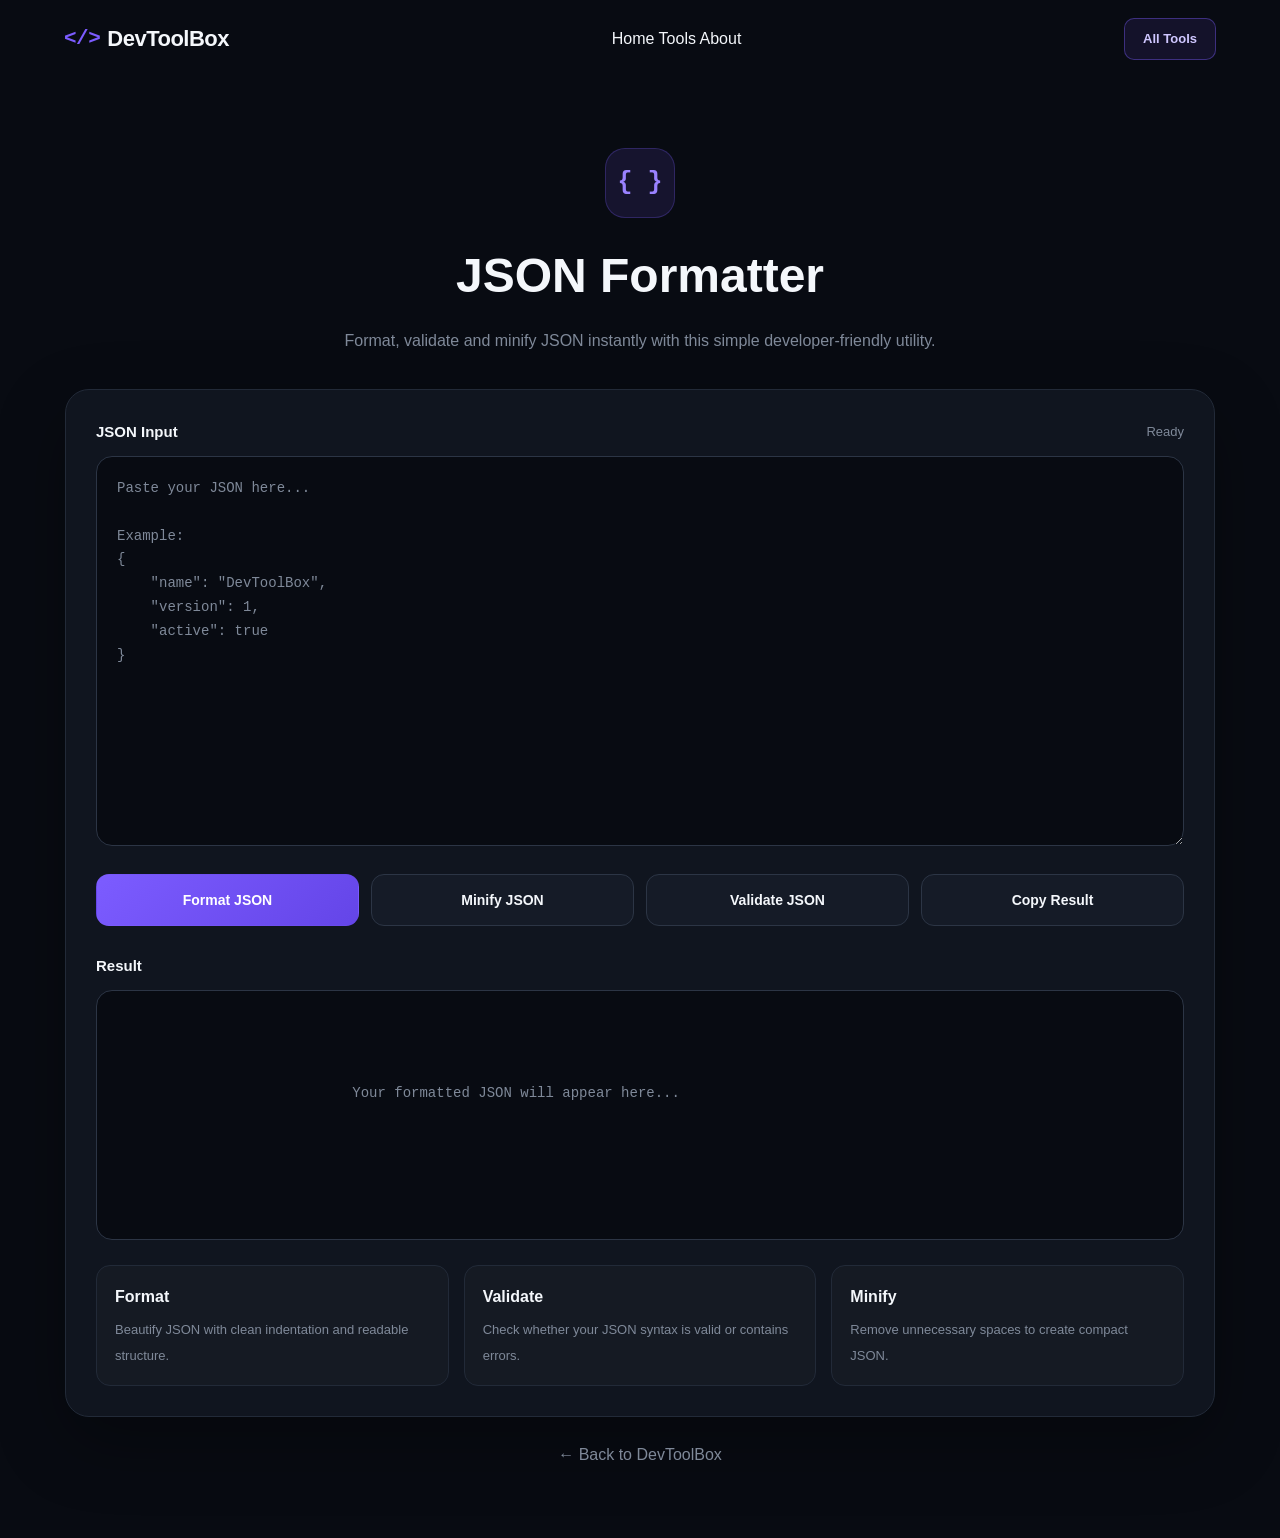
<file: json-formatter.html>
<!DOCTYPE html>
<html lang="en">

<head>
    <meta charset="UTF-8">
    <meta name="viewport" content="width=device-width, initial-scale=1.0">

    <title>JSON Formatter | DevToolBox</title>

    <link rel="stylesheet" href="style.css">

    <style>
        /* ==========================================
           JSON FORMATTER
        ========================================== */

        .tool-page {
            min-height: calc(100vh - 80px);
            padding: 70px 20px;
        }

        .json-tool {
            width: 100%;
            max-width: 1150px;
            margin: 0 auto;
        }

        /* Heading */

        .tool-heading {
            text-align: center;
            margin-bottom: 35px;
        }

        .tool-icon {
            width: 70px;
            height: 70px;

            margin: 0 auto 20px;

            display: flex;
            align-items: center;
            justify-content: center;

            border-radius: 20px;

            background: rgba(124, 92, 255, 0.12);

            border: 1px solid
                rgba(124, 92, 255, 0.25);

            color: var(--accent-light);

            font-family: "Courier New", monospace;

            font-size: 25px;

            font-weight: 700;
        }

        .tool-heading h1 {
            font-size: clamp(2rem, 5vw, 3rem);

            margin-bottom: 12px;
        }

        .tool-heading p {
            max-width: 680px;

            margin: auto;

            color: var(--text-muted);

            line-height: 1.7;
        }

        /* Main Box */

        .json-tool-box {
            background: var(--bg-card);

            border: 1px solid var(--border);

            border-radius: 24px;

            padding: 30px;

            box-shadow:
                0 25px 70px rgba(0, 0, 0, 0.3);
        }

        /* Editor */

        .editor-header {
            display: flex;

            justify-content: space-between;

            align-items: center;

            margin-bottom: 12px;
        }

        .editor-title {
            color: var(--text-main);

            font-size: 15px;

            font-weight: 600;
        }

        .status {
            font-size: 13px;

            color: var(--text-muted);
        }

        .status.valid {
            color: #6ee7a0;
        }

        .status.invalid {
            color: #ff7d7d;
        }

        .json-input {
            width: 100%;

            min-height: 390px;

            resize: vertical;

            padding: 20px;

            background: var(--bg-dark);

            border: 1px solid var(--border-light);

            border-radius: 16px;

            outline: none;

            color: #cdd6e5;

            font-family:
                "Courier New",
                monospace;

            font-size: 14px;

            line-height: 1.7;

            tab-size: 4;

            transition: 0.3s ease;
        }

        .json-input::placeholder {
            color: var(--text-muted);
        }

        .json-input:focus {
            border-color: var(--accent);

            box-shadow:
                0 0 0 3px
                rgba(124, 92, 255, 0.08);
        }

        /* Buttons */

        .json-actions {
            display: grid;

            grid-template-columns:
                repeat(4, 1fr);

            gap: 12px;

            margin-top: 20px;
        }

        .json-btn {
            min-height: 52px;

            border: 1px solid
                var(--border-light);

            border-radius: 13px;

            background: var(--bg-card-light);

            color: var(--text-main);

            font-size: 14px;

            font-weight: 600;

            cursor: pointer;

            transition: 0.3s ease;
        }

        .json-btn:hover {
            transform: translateY(-2px);

            border-color: var(--accent);

            color: var(--accent-light);
        }

        .json-btn.primary {
            background:
                linear-gradient(
                    135deg,
                    var(--accent),
                    var(--accent-dark)
                );

            border-color: transparent;

            color: white;
        }

        .json-btn.primary:hover {
            color: white;

            box-shadow:
                0 10px 25px
                rgba(124, 92, 255, 0.25);
        }

        /* Result */

        .result-section {
            margin-top: 28px;
        }

        .result-header {
            display: flex;

            justify-content: space-between;

            align-items: center;

            margin-bottom: 12px;
        }

        .result-title {
            color: var(--text-main);

            font-size: 15px;

            font-weight: 600;
        }

        .result-box {
            min-height: 250px;

            padding: 20px;

            background: var(--bg-dark);

            border: 1px solid var(--border-light);

            border-radius: 16px;

            color: #cdd6e5;

            font-family:
                "Courier New",
                monospace;

            font-size: 14px;

            line-height: 1.7;

            white-space: pre-wrap;

            word-break: break-word;

            overflow-x: auto;
        }

        .result-placeholder {
            color: var(--text-muted);
        }

        /* Info Cards */

        .json-info {
            display: grid;

            grid-template-columns:
                repeat(3, 1fr);

            gap: 15px;

            margin-top: 25px;
        }

        .info-card {
            padding: 18px;

            background:
                rgba(255, 255, 255, 0.02);

            border: 1px solid var(--border);

            border-radius: 14px;
        }

        .info-card strong {
            display: block;

            color: var(--text-main);

            margin-bottom: 7px;
        }

        .info-card span {
            color: var(--text-muted);

            font-size: 13px;

            line-height: 1.5;
        }

        /* Back */

        .back-link {
            display: block;

            text-align: center;

            margin-top: 25px;

            color: var(--text-muted);

            text-decoration: none;

            transition: 0.3s ease;
        }

        .back-link:hover {
            color: var(--accent-light);
        }

        /* Responsive */

        @media (max-width: 800px) {

            .json-actions {
                grid-template-columns:
                    repeat(2, 1fr);
            }

            .json-info {
                grid-template-columns: 1fr;
            }

        }

        @media (max-width: 550px) {

            .json-tool-box {
                padding: 20px;
            }

            .json-actions {
                grid-template-columns: 1fr;
            }

            .json-input {
                min-height: 300px;
            }

        }
    </style>
</head>


<body>


    <!-- ==========================================
         HEADER
    ========================================== -->

    <header class="site-header">

        <div class="container nav-container">

            <a
                href="index.html"
                class="logo"
            >

                <span class="logo-symbol">
                    &lt;/&gt;
                </span>

                DevToolBox

            </a>


            <nav class="nav-menu">

                <a href="index.html">
                    Home
                </a>

                <a href="index.html#tools">
                    Tools
                </a>

                <a href="index.html#about">
                    About
                </a>

            </nav>


            <a
                href="index.html#tools"
                class="nav-button"
            >
                All Tools
            </a>

        </div>

    </header>



    <!-- ==========================================
         JSON FORMATTER
    ========================================== -->

    <main class="tool-page">

        <div class="json-tool">


            <!-- Heading -->

            <div class="tool-heading">

                <div class="tool-icon">
                    { }
                </div>

                <h1>
                    JSON Formatter
                </h1>

                <p>
                    Format, validate and minify JSON
                    instantly with this simple
                    developer-friendly utility.
                </p>

            </div>



            <!-- Main Box -->

            <div class="json-tool-box">


                <!-- Editor Header -->

                <div class="editor-header">

                    <span class="editor-title">
                        JSON Input
                    </span>

                    <span
                        class="status"
                        id="jsonStatus"
                    >
                        Ready
                    </span>

                </div>


                <!-- JSON Input -->

                <textarea
                    class="json-input"
                    id="jsonInput"
                    placeholder='Paste your JSON here...

Example:
{
    "name": "DevToolBox",
    "version": 1,
    "active": true
}'
                ></textarea>



                <!-- Actions -->

                <div class="json-actions">


                    <button
                        class="json-btn primary"
                        id="formatJsonBtn"
                        type="button"
                    >
                        Format JSON
                    </button>


                    <button
                        class="json-btn"
                        id="minifyJsonBtn"
                        type="button"
                    >
                        Minify JSON
                    </button>


                    <button
                        class="json-btn"
                        id="validateJsonBtn"
                        type="button"
                    >
                        Validate JSON
                    </button>


                    <button
                        class="json-btn"
                        id="copyJsonBtn"
                        type="button"
                    >
                        Copy Result
                    </button>


                </div>



                <!-- Result -->

                <div class="result-section">


                    <div class="result-header">

                        <span class="result-title">
                            Result
                        </span>

                    </div>


                    <div
                        class="result-box"
                        id="jsonResult"
                    >

                        <span class="result-placeholder">
                            Your formatted JSON will appear here...
                        </span>

                    </div>


                </div>



                <!-- Information -->

                <div class="json-info">


                    <div class="info-card">

                        <strong>
                            Format
                        </strong>

                        <span>
                            Beautify JSON with clean
                            indentation and readable
                            structure.
                        </span>

                    </div>


                    <div class="info-card">

                        <strong>
                            Validate
                        </strong>

                        <span>
                            Check whether your JSON
                            syntax is valid or contains
                            errors.
                        </span>

                    </div>


                    <div class="info-card">

                        <strong>
                            Minify
                        </strong>

                        <span>
                            Remove unnecessary spaces
                            to create compact JSON.
                        </span>

                    </div>


                </div>


            </div>


            <!-- Back -->

            <a
                href="index.html#tools"
                class="back-link"
            >
                ← Back to DevToolBox
            </a>


        </div>

    </main>



    <script src="script.js"></script>

</body>

</html>
</file>
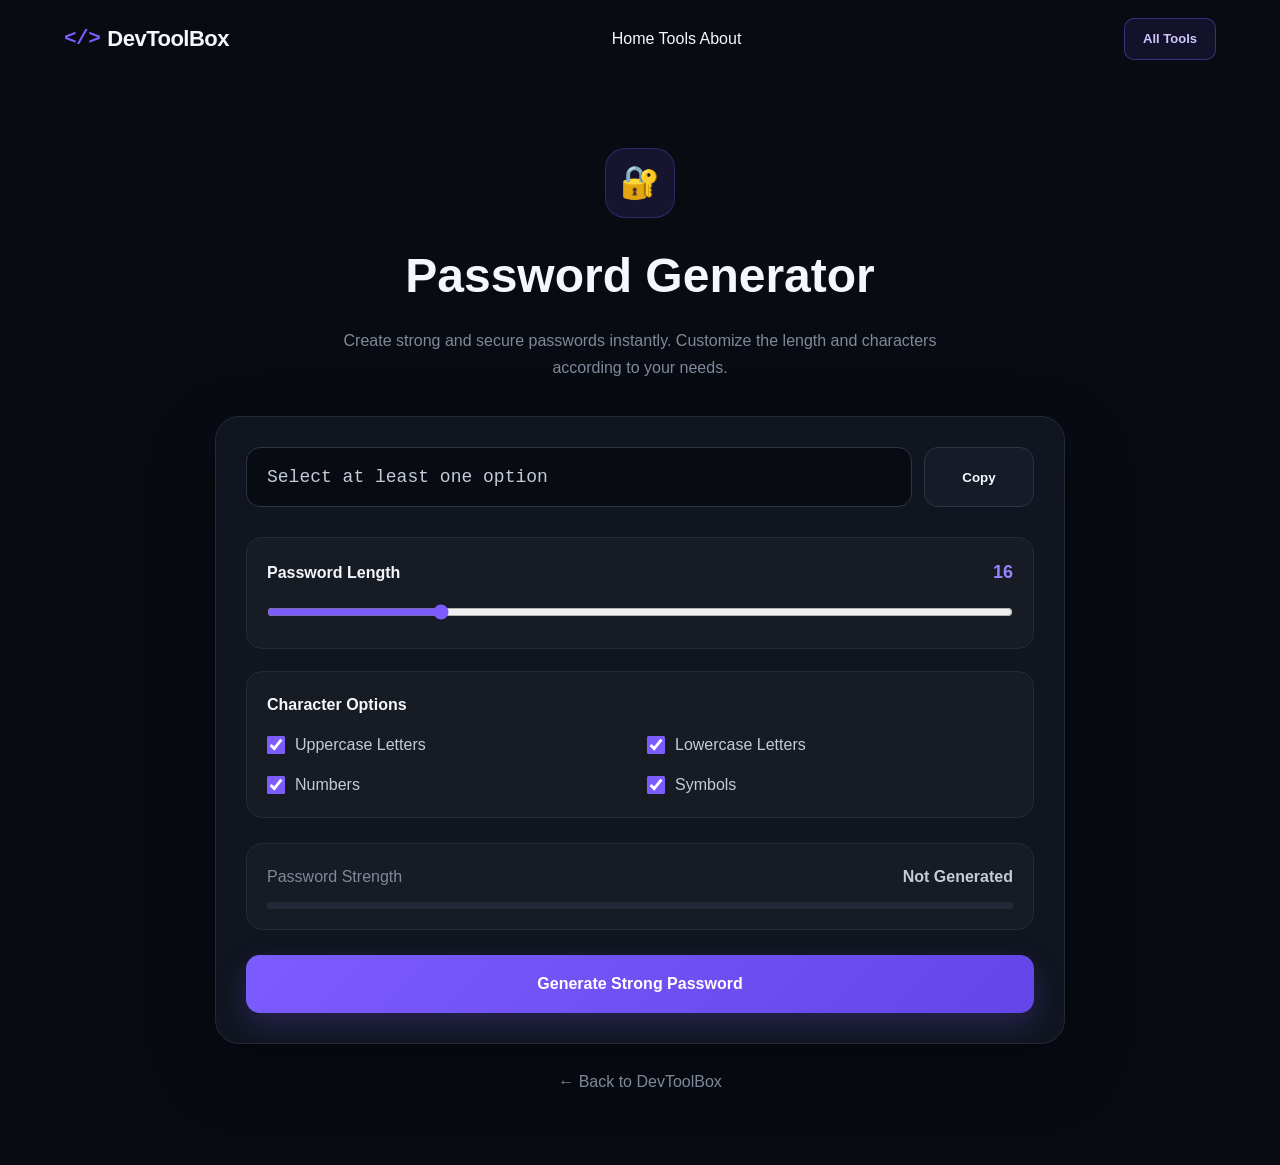
<file: password-generator.html>
<!DOCTYPE html>
<html lang="en">
<head>
    <meta charset="UTF-8">
    <meta name="viewport" content="width=device-width, initial-scale=1.0">

    <title>Password Generator | DevToolBox</title>

    <link rel="stylesheet" href="style.css">

    <style>
        .tool-page {
            min-height: calc(100vh - 80px);
            display: flex;
            align-items: center;
            justify-content: center;
            padding: 70px 20px;
        }

        .password-tool {
            width: 100%;
            max-width: 850px;
        }

        .tool-heading {
            text-align: center;
            margin-bottom: 35px;
        }

        .tool-heading .tool-icon {
            width: 70px;
            height: 70px;
            margin: 0 auto 20px;
            display: flex;
            align-items: center;
            justify-content: center;
            border-radius: 20px;
            background: rgba(124, 92, 255, 0.12);
            border: 1px solid rgba(124, 92, 255, 0.25);
            font-size: 32px;
        }

        .tool-heading h1 {
            font-size: clamp(2rem, 5vw, 3rem);
            margin-bottom: 12px;
        }

        .tool-heading p {
            color: var(--text-muted);
            max-width: 600px;
            margin: auto;
            line-height: 1.7;
        }

        .generator-box {
            background: var(--bg-card);
            border: 1px solid var(--border);
            border-radius: 24px;
            padding: 30px;
            box-shadow: 0 25px 70px rgba(0, 0, 0, 0.3);
        }

        .password-display {
            display: flex;
            gap: 12px;
            margin-bottom: 30px;
        }

        .password-output {
            flex: 1;
            min-height: 60px;
            display: flex;
            align-items: center;
            padding: 0 20px;
            background: var(--bg-dark);
            border: 1px solid var(--border-light);
            border-radius: 14px;
            color: var(--text-light);
            font-family: "Courier New", monospace;
            font-size: 18px;
            overflow: hidden;
            word-break: break-all;
        }

        .copy-btn {
            min-width: 110px;
            border: 1px solid var(--border-light);
            border-radius: 14px;
            background: var(--bg-card-light);
            color: var(--text-main);
            font-weight: 600;
            cursor: pointer;
            transition: 0.3s ease;
        }

        .copy-btn:hover {
            border-color: var(--accent);
            color: var(--accent-light);
        }

        .settings {
            display: grid;
            grid-template-columns: 1fr 1fr;
            gap: 22px;
        }

        .setting {
            padding: 20px;
            background: rgba(255, 255, 255, 0.025);
            border: 1px solid var(--border);
            border-radius: 16px;
        }

        .setting.full {
            grid-column: 1 / -1;
        }

        .setting-header {
            display: flex;
            justify-content: space-between;
            align-items: center;
            margin-bottom: 15px;
        }

        .setting-title {
            font-weight: 600;
            color: var(--text-main);
        }

        .length-value {
            color: var(--accent-light);
            font-weight: 700;
            font-size: 18px;
        }

        .length-slider {
            width: 100%;
            accent-color: var(--accent);
            cursor: pointer;
        }

        .checkbox-group {
            display: grid;
            grid-template-columns: 1fr 1fr;
            gap: 14px;
        }

        .check-option {
            display: flex;
            align-items: center;
            gap: 10px;
            color: var(--text-light);
            cursor: pointer;
        }

        .check-option input {
            width: 18px;
            height: 18px;
            accent-color: var(--accent);
            cursor: pointer;
        }

        .strength-section {
            margin-top: 25px;
            padding: 20px;
            border-radius: 16px;
            background: rgba(255, 255, 255, 0.025);
            border: 1px solid var(--border);
        }

        .strength-top {
            display: flex;
            justify-content: space-between;
            margin-bottom: 12px;
        }

        .strength-label {
            color: var(--text-muted);
        }

        .strength-value {
            color: var(--text-light);
            font-weight: 700;
        }

        .strength-bar {
            width: 100%;
            height: 7px;
            background: var(--border);
            border-radius: 20px;
            overflow: hidden;
        }

        .strength-fill {
            width: 0%;
            height: 100%;
            background: var(--accent);
            border-radius: 20px;
            transition: width 0.3s ease;
        }

        .generate-btn {
            width: 100%;
            margin-top: 25px;
            min-height: 58px;
            border: none;
            border-radius: 14px;
            background: linear-gradient(
                135deg,
                var(--accent),
                var(--accent-dark)
            );
            color: white;
            font-size: 16px;
            font-weight: 700;
            cursor: pointer;
            transition: 0.3s ease;
            box-shadow: 0 12px 30px rgba(124, 92, 255, 0.22);
        }

        .generate-btn:hover {
            transform: translateY(-2px);
            box-shadow: 0 16px 35px rgba(124, 92, 255, 0.32);
        }

        .back-link {
            display: block;
            text-align: center;
            margin-top: 25px;
            color: var(--text-muted);
            text-decoration: none;
            transition: 0.3s ease;
        }

        .back-link:hover {
            color: var(--accent-light);
        }

        @media (max-width: 650px) {
            .generator-box {
                padding: 20px;
            }

            .settings {
                grid-template-columns: 1fr;
            }

            .setting.full {
                grid-column: auto;
            }

            .password-display {
                flex-direction: column;
            }

            .copy-btn {
                min-height: 50px;
            }
        }

        @media (max-width: 450px) {
            .checkbox-group {
                grid-template-columns: 1fr;
            }
        }
    </style>
</head>

<body>

    <!-- Header -->
    <header class="site-header">
        <div class="container nav-container">

            <a href="index.html" class="logo">
                <span class="logo-symbol">&lt;/&gt;</span>
                DevToolBox
            </a>

            <nav class="nav-menu">
                <a href="index.html">Home</a>
                <a href="index.html#tools">Tools</a>
                <a href="index.html#about">About</a>
            </nav>

            <a href="index.html#tools" class="nav-button">
                All Tools
            </a>

        </div>
    </header>


    <!-- Password Generator -->
    <main class="tool-page">

        <div class="password-tool">

            <div class="tool-heading">

                <div class="tool-icon">
                    🔐
                </div>

                <h1>Password Generator</h1>

                <p>
                    Create strong and secure passwords instantly.
                    Customize the length and characters according to your needs.
                </p>

            </div>


            <div class="generator-box">

                <!-- Password Display -->
                <div class="password-display">

                    <div class="password-output">
                        Your password will appear here
                    </div>

                    <button class="copy-btn" type="button">
                        Copy
                    </button>

                </div>


                <!-- Settings -->
                <div class="settings">

                    <!-- Password Length -->
                    <div class="setting full">

                        <div class="setting-header">

                            <span class="setting-title">
                                Password Length
                            </span>

                            <span class="length-value">
                                16
                            </span>

                        </div>

                        <input
                            type="range"
                            class="length-slider"
                            min="6"
                            max="50"
                            value="16"
                        >

                    </div>


                    <!-- Character Options -->
                    <div class="setting full">

                        <div class="setting-header">

                            <span class="setting-title">
                                Character Options
                            </span>

                        </div>

                        <div class="checkbox-group">

                            <label class="check-option">
                                <input type="checkbox" checked>
                                Uppercase Letters
                            </label>

                            <label class="check-option">
                                <input type="checkbox" checked>
                                Lowercase Letters
                            </label>

                            <label class="check-option">
                                <input type="checkbox" checked>
                                Numbers
                            </label>

                            <label class="check-option">
                                <input type="checkbox" checked>
                                Symbols
                            </label>

                        </div>

                    </div>

                </div>


                <!-- Strength -->
                <div class="strength-section">

                    <div class="strength-top">

                        <span class="strength-label">
                            Password Strength
                        </span>

                        <span class="strength-value">
                            Not Generated
                        </span>

                    </div>

                    <div class="strength-bar">
                        <div class="strength-fill"></div>
                    </div>

                </div>


                <!-- Generate Button -->
                <button class="generate-btn" type="button">
                    Generate Strong Password
                </button>

            </div>


            <a href="index.html#tools" class="back-link">
                ← Back to DevToolBox
            </a>

        </div>

    </main>


    <script src="script.js"></script>

</body>
</html>
</file>
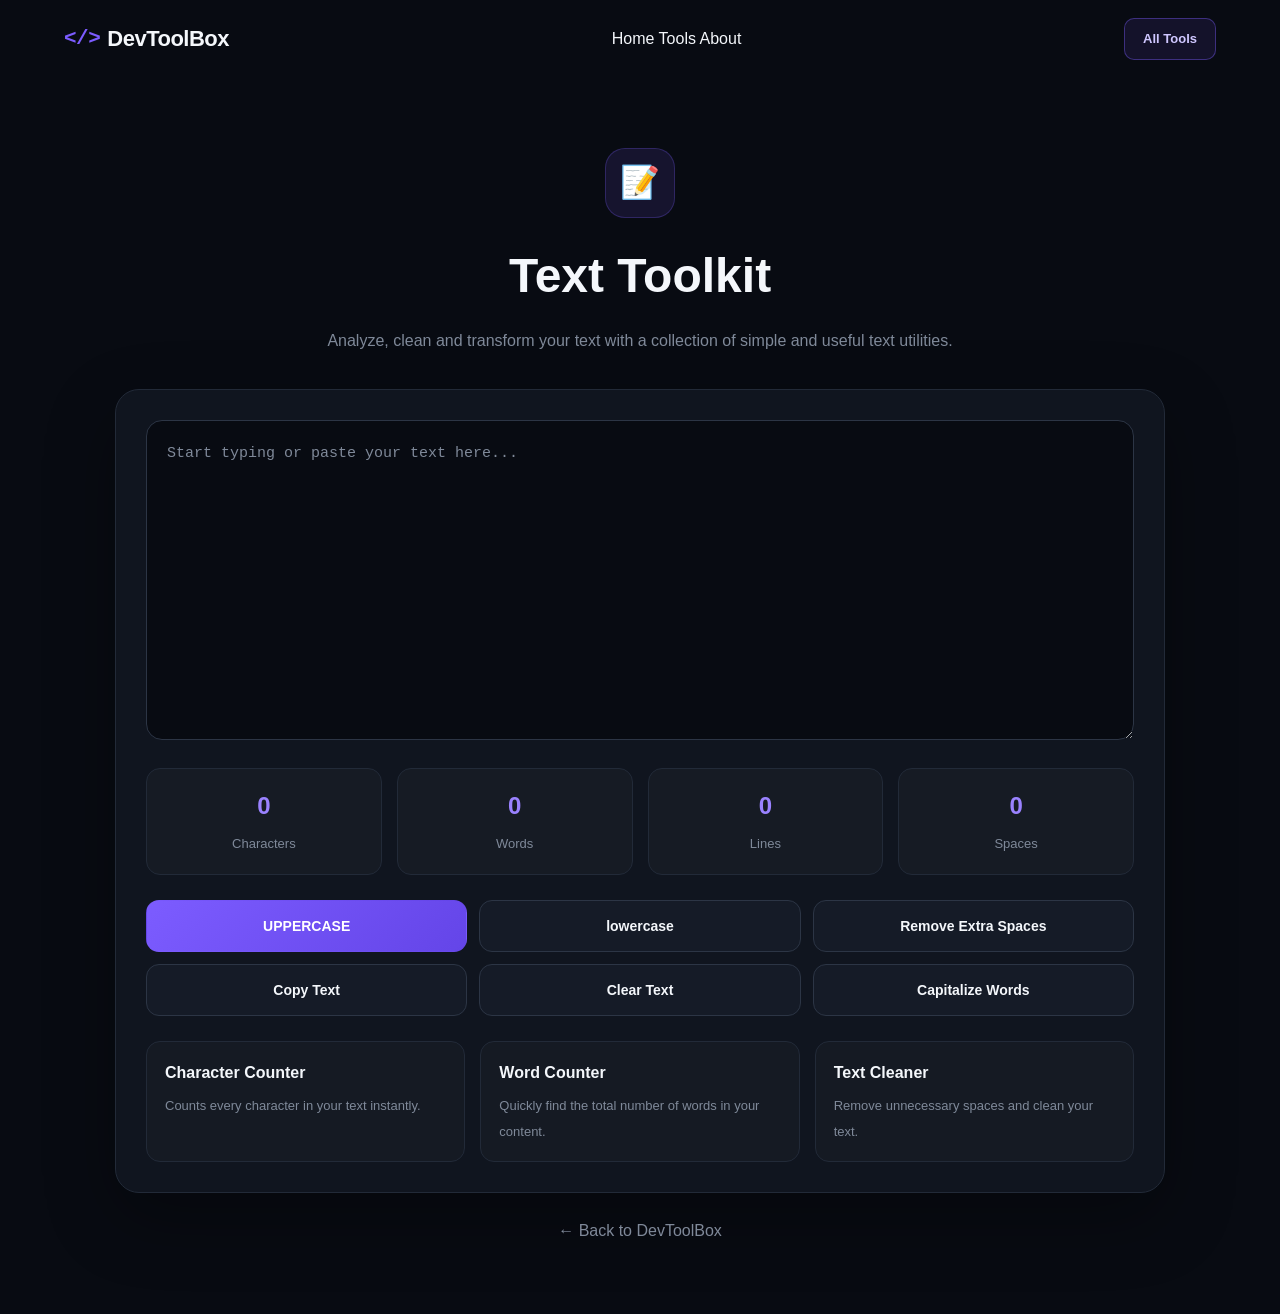
<file: text-toolkit.html>
<!DOCTYPE html>
<html lang="en">
<head>
    <meta charset="UTF-8">
    <meta name="viewport" content="width=device-width, initial-scale=1.0">

    <title>Text Toolkit | DevToolBox</title>

    <link rel="stylesheet" href="style.css">

    <style>
        /* ================================
           TEXT TOOLKIT PAGE
        ================================= */

        .tool-page {
            min-height: calc(100vh - 80px);
            padding: 70px 20px;
        }

        .text-tool {
            width: 100%;
            max-width: 1050px;
            margin: 0 auto;
        }

        .tool-heading {
            text-align: center;
            margin-bottom: 35px;
        }

        .tool-icon {
            width: 70px;
            height: 70px;
            margin: 0 auto 20px;

            display: flex;
            align-items: center;
            justify-content: center;

            border-radius: 20px;

            background: rgba(124, 92, 255, 0.12);
            border: 1px solid rgba(124, 92, 255, 0.25);

            font-size: 32px;
        }

        .tool-heading h1 {
            font-size: clamp(2rem, 5vw, 3rem);
            margin-bottom: 12px;
        }

        .tool-heading p {
            max-width: 650px;
            margin: auto;

            color: var(--text-muted);
            line-height: 1.7;
        }

        /* Main Box */

        .text-tool-box {
            background: var(--bg-card);
            border: 1px solid var(--border);
            border-radius: 24px;

            padding: 30px;

            box-shadow:
                0 25px 70px rgba(0, 0, 0, 0.3);
        }

        /* Text Area */

        .textarea-wrapper {
            position: relative;
        }

        .text-area {
            width: 100%;
            min-height: 320px;

            resize: vertical;

            padding: 20px;

            background: var(--bg-dark);

            border: 1px solid var(--border-light);
            border-radius: 16px;

            outline: none;

            color: var(--text-main);

            font-family:
                "Courier New",
                monospace;

            font-size: 15px;
            line-height: 1.7;

            transition: 0.3s ease;
        }

        .text-area::placeholder {
            color: var(--text-muted);
        }

        .text-area:focus {
            border-color: var(--accent);

            box-shadow:
                0 0 0 3px rgba(124, 92, 255, 0.08);
        }

        /* Statistics */

        .statistics {
            display: grid;

            grid-template-columns:
                repeat(4, 1fr);

            gap: 15px;

            margin-top: 20px;
        }

        .stat-box {
            padding: 18px;

            background: rgba(255, 255, 255, 0.025);

            border: 1px solid var(--border);

            border-radius: 14px;

            text-align: center;
        }

        .stat-number {
            display: block;

            color: var(--accent-light);

            font-size: 24px;

            font-weight: 700;

            margin-bottom: 5px;
        }

        .stat-label {
            color: var(--text-muted);

            font-size: 13px;
        }

        /* Buttons */

        .actions {
            display: grid;

            grid-template-columns:
                repeat(3, 1fr);

            gap: 12px;

            margin-top: 25px;
        }

        .action-btn {
            min-height: 52px;

            border: 1px solid var(--border-light);

            border-radius: 13px;

            background: var(--bg-card-light);

            color: var(--text-main);

            font-size: 14px;

            font-weight: 600;

            cursor: pointer;

            transition: 0.3s ease;
        }

        .action-btn:hover {
            border-color: var(--accent);

            color: var(--accent-light);

            transform: translateY(-2px);
        }

        .action-btn.primary {
            background:
                linear-gradient(
                    135deg,
                    var(--accent),
                    var(--accent-dark)
                );

            border-color: transparent;

            color: white;
        }

        .action-btn.primary:hover {
            color: white;

            box-shadow:
                0 10px 25px
                rgba(124, 92, 255, 0.25);
        }

        /* Tool Info */

        .tool-info {
            display: grid;

            grid-template-columns:
                repeat(3, 1fr);

            gap: 15px;

            margin-top: 25px;
        }

        .info-card {
            padding: 18px;

            border: 1px solid var(--border);

            border-radius: 14px;

            background:
                rgba(255, 255, 255, 0.02);
        }

        .info-card strong {
            display: block;

            color: var(--text-main);

            margin-bottom: 7px;
        }

        .info-card span {
            color: var(--text-muted);

            font-size: 13px;

            line-height: 1.5;
        }

        /* Back */

        .back-link {
            display: block;

            text-align: center;

            margin-top: 25px;

            color: var(--text-muted);

            text-decoration: none;

            transition: 0.3s ease;
        }

        .back-link:hover {
            color: var(--accent-light);
        }

        /* Responsive */

        @media (max-width: 800px) {

            .statistics {
                grid-template-columns:
                    repeat(2, 1fr);
            }

            .tool-info {
                grid-template-columns: 1fr;
            }

        }

        @media (max-width: 600px) {

            .text-tool-box {
                padding: 20px;
            }

            .actions {
                grid-template-columns: 1fr;
            }

            .text-area {
                min-height: 260px;
            }

        }

        @media (max-width: 420px) {

            .statistics {
                grid-template-columns: 1fr;
            }

        }
    </style>
</head>

<body>

    <!-- ================================
         HEADER
    ================================= -->

    <header class="site-header">

        <div class="container nav-container">

            <a href="index.html" class="logo">

                <span class="logo-symbol">
                    &lt;/&gt;
                </span>

                DevToolBox

            </a>


            <nav class="nav-menu">

                <a href="index.html">
                    Home
                </a>

                <a href="index.html#tools">
                    Tools
                </a>

                <a href="index.html#about">
                    About
                </a>

            </nav>


            <a
                href="index.html#tools"
                class="nav-button"
            >
                All Tools
            </a>

        </div>

    </header>


    <!-- ================================
         TEXT TOOLKIT
    ================================= -->

    <main class="tool-page">

        <div class="text-tool">


            <!-- Heading -->

            <div class="tool-heading">

                <div class="tool-icon">
                    📝
                </div>

                <h1>
                    Text Toolkit
                </h1>

                <p>
                    Analyze, clean and transform your text
                    with a collection of simple and useful
                    text utilities.
                </p>

            </div>


            <!-- Main Tool -->

            <div class="text-tool-box">


                <!-- Text Area -->

                <div class="textarea-wrapper">

                    <textarea
                        class="text-area"
                        placeholder="Start typing or paste your text here..."
                    ></textarea>

                </div>


                <!-- Statistics -->

                <div class="statistics">


                    <div class="stat-box">

                        <span
                            class="stat-number"
                            id="characterCount"
                        >
                            0
                        </span>

                        <span class="stat-label">
                            Characters
                        </span>

                    </div>


                    <div class="stat-box">

                        <span
                            class="stat-number"
                            id="wordCount"
                        >
                            0
                        </span>

                        <span class="stat-label">
                            Words
                        </span>

                    </div>


                    <div class="stat-box">

                        <span
                            class="stat-number"
                            id="lineCount"
                        >
                            0
                        </span>

                        <span class="stat-label">
                            Lines
                        </span>

                    </div>


                    <div class="stat-box">

                        <span
                            class="stat-number"
                            id="spaceCount"
                        >
                            0
                        </span>

                        <span class="stat-label">
                            Spaces
                        </span>

                    </div>


                </div>


                <!-- Actions -->

                <div class="actions">

                    <button
                        class="action-btn primary"
                        id="uppercaseBtn"
                        type="button"
                    >
                        UPPERCASE
                    </button>


                    <button
                        class="action-btn"
                        id="lowercaseBtn"
                        type="button"
                    >
                        lowercase
                    </button>


                    <button
                        class="action-btn"
                        id="removeSpacesBtn"
                        type="button"
                    >
                        Remove Extra Spaces
                    </button>


                    <button
                        class="action-btn"
                        id="copyTextBtn"
                        type="button"
                    >
                        Copy Text
                    </button>


                    <button
                        class="action-btn"
                        id="clearTextBtn"
                        type="button"
                    >
                        Clear Text
                    </button>


                    <button
                        class="action-btn"
                        id="capitalizeBtn"
                        type="button"
                    >
                        Capitalize Words
                    </button>

                </div>


                <!-- Information -->

                <div class="tool-info">


                    <div class="info-card">

                        <strong>
                            Character Counter
                        </strong>

                        <span>
                            Counts every character in
                            your text instantly.
                        </span>

                    </div>


                    <div class="info-card">

                        <strong>
                            Word Counter
                        </strong>

                        <span>
                            Quickly find the total number
                            of words in your content.
                        </span>

                    </div>


                    <div class="info-card">

                        <strong>
                            Text Cleaner
                        </strong>

                        <span>
                            Remove unnecessary spaces
                            and clean your text.
                        </span>

                    </div>


                </div>

            </div>


            <!-- Back -->

            <a
                href="index.html#tools"
                class="back-link"
            >
                ← Back to DevToolBox
            </a>


        </div>

    </main>


    <script src="script.js"></script>

</body>
</html>
</file>
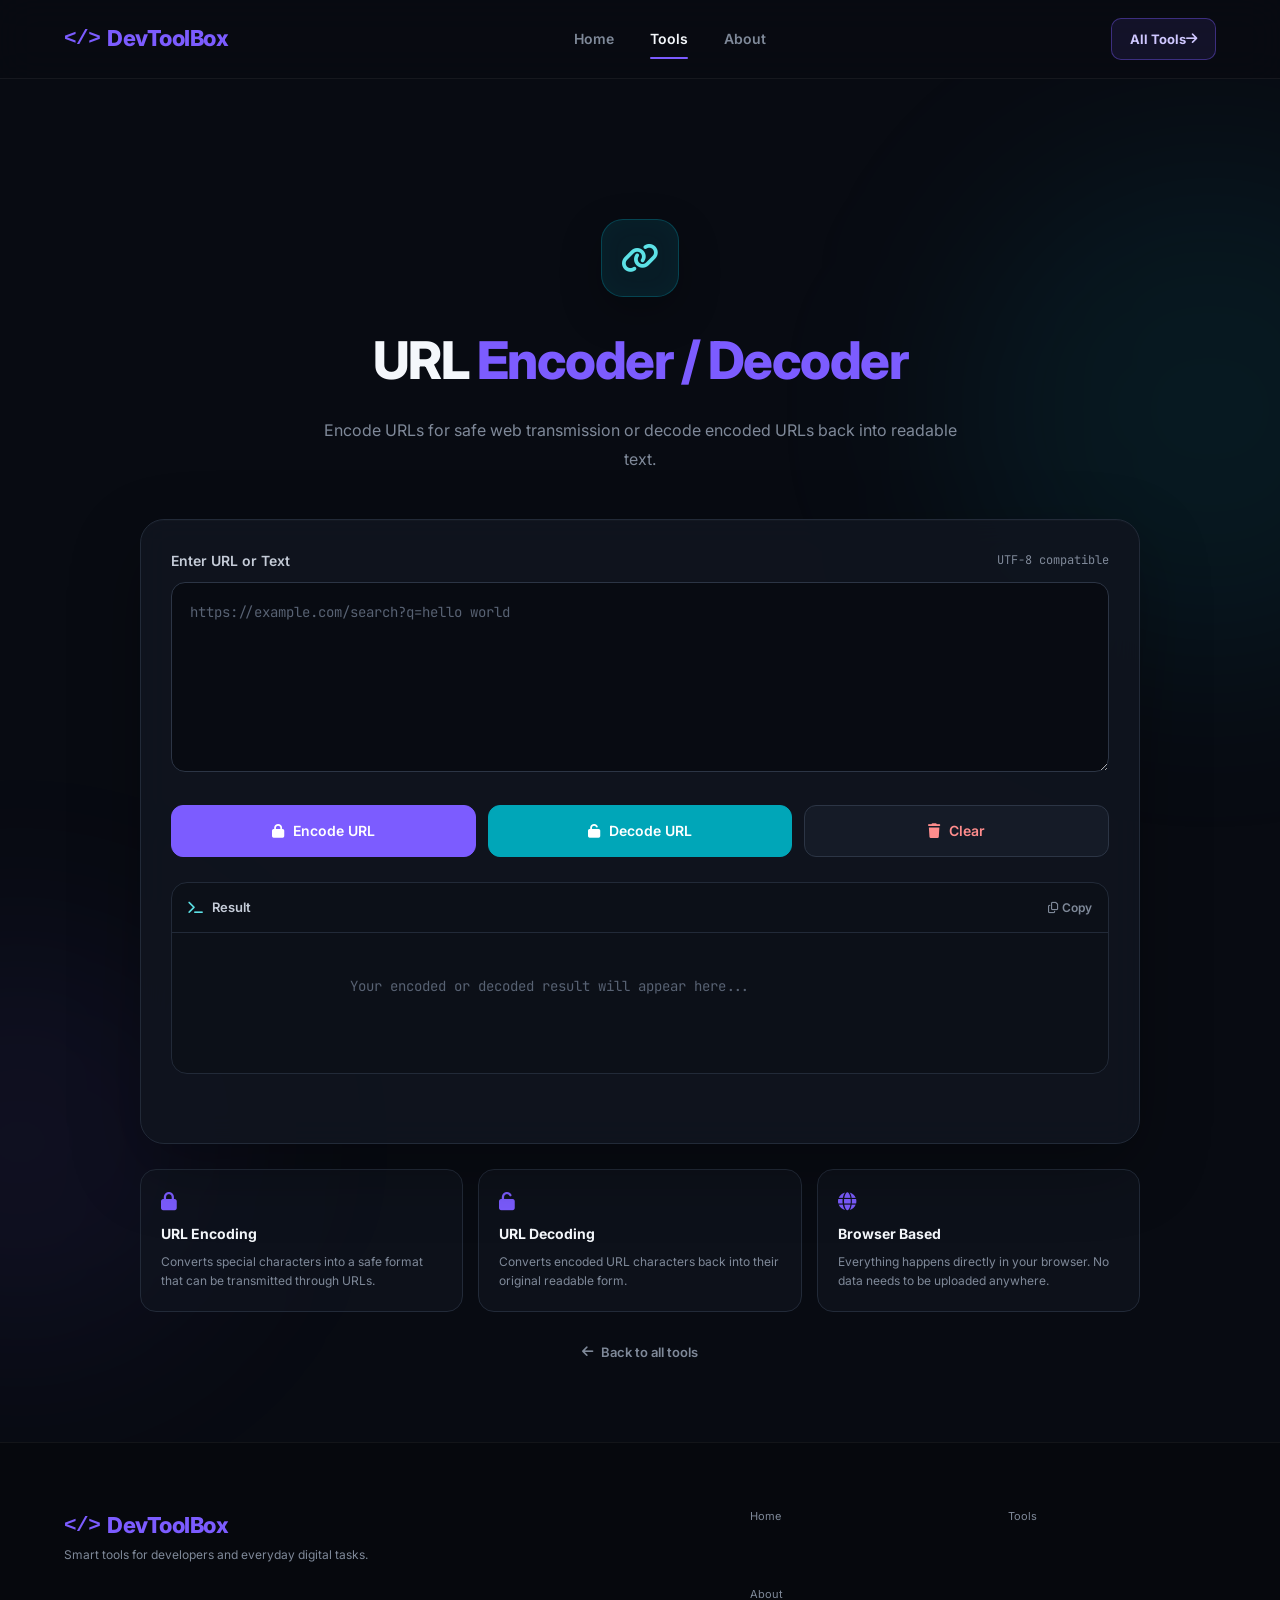
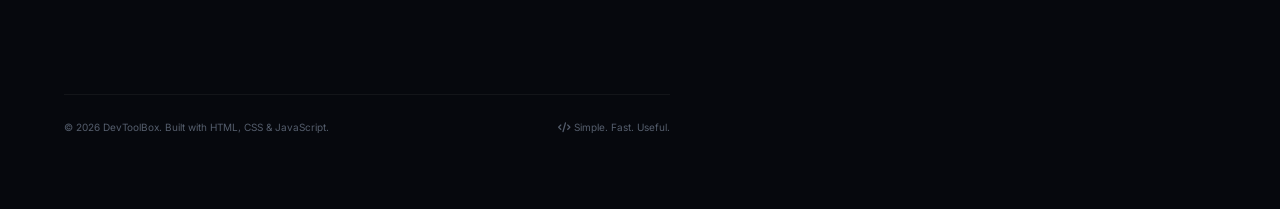
<file: url-encoder.html>
<!DOCTYPE html>
<html lang="en">
<head>
    <meta charset="UTF-8">
    <meta name="viewport" content="width=device-width, initial-scale=1.0">

    <title>URL Encoder / Decoder | DevToolBox</title>

    <meta
        name="description"
        content="Encode and decode URLs and special characters quickly with DevToolBox."
    >

    <!-- Google Fonts -->
    <link rel="preconnect" href="https://fonts.googleapis.com">
    <link rel="preconnect" href="https://fonts.gstatic.com" crossorigin>

    <link
        href="https://fonts.googleapis.com/css2?family=Inter:wght@400;500;600;700;800&family=JetBrains+Mono:wght@400;500;600&display=swap"
        rel="stylesheet"
    >

    <!-- Font Awesome -->
    <link
        rel="stylesheet"
        href="https://cdnjs.cloudflare.com/ajax/libs/font-awesome/6.5.2/css/all.min.css"
    >

    <!-- Main CSS -->
    <link rel="stylesheet" href="style.css">

    <style>

        /* =====================================================
           URL TOOL PAGE
        ===================================================== */

        .tool-page {
            min-height: 100vh;
            padding: 140px 20px 80px;
            position: relative;
            overflow: hidden;
        }

        .tool-page::before {
            content: "";
            position: absolute;
            width: 500px;
            height: 500px;
            background: rgba(0, 188, 212, 0.08);
            border-radius: 50%;
            filter: blur(100px);
            top: 80px;
            right: -180px;
            pointer-events: none;
        }

        .tool-page::after {
            content: "";
            position: absolute;
            width: 400px;
            height: 400px;
            background: rgba(124, 92, 255, 0.07);
            border-radius: 50%;
            filter: blur(100px);
            bottom: 100px;
            left: -180px;
            pointer-events: none;
        }

        .tool-wrapper {
            width: 100%;
            max-width: 1000px;
            margin: 0 auto;
            position: relative;
            z-index: 2;
        }

        /* Header */

        .tool-header {
            text-align: center;
            margin-bottom: 45px;
        }

        .tool-icon-large {
            width: 78px;
            height: 78px;
            margin: 0 auto 22px;
            border-radius: 22px;

            display: flex;
            align-items: center;
            justify-content: center;

            font-size: 30px;

            color: #5ce1e6;

            background: rgba(0, 188, 212, 0.10);
            border: 1px solid rgba(0, 188, 212, 0.25);

            box-shadow:
                0 15px 40px rgba(0, 0, 0, 0.25),
                inset 0 0 25px rgba(0, 188, 212, 0.04);
        }

        .tool-header h1 {
            margin: 0 0 14px;

            color: #f4f7fb;

            font-size: clamp(32px, 5vw, 52px);
            font-weight: 800;
            letter-spacing: -1.5px;
        }

        .tool-header h1 span {
            color: #7c5cff;
        }

        .tool-header p {
            max-width: 650px;
            margin: 0 auto;

            color: #7f8999;

            font-size: 16px;
            line-height: 1.8;
        }

        /* Main Tool Card */

        .url-tool-card {
            background: rgba(16, 21, 31, 0.88);
            border: 1px solid #222a38;
            border-radius: 24px;

            padding: 30px;

            box-shadow:
                0 25px 70px rgba(0, 0, 0, 0.28),
                inset 0 1px 0 rgba(255, 255, 255, 0.02);

            backdrop-filter: blur(15px);
        }

        /* Textarea */

        .url-field-group {
            margin-bottom: 25px;
        }

        .url-field-header {
            display: flex;
            align-items: center;
            justify-content: space-between;
            gap: 15px;

            margin-bottom: 10px;
        }

        .url-field-header label {
            color: #c5ccd8;
            font-size: 14px;
            font-weight: 600;
        }

        .url-field-header span {
            color: #7f8999;
            font-size: 12px;
            font-family: "JetBrains Mono", monospace;
        }

        .url-textarea {
            width: 100%;
            min-height: 190px;

            resize: vertical;

            padding: 18px;

            color: #f4f7fb;
            background: #080b12;

            border: 1px solid #2c3545;
            border-radius: 14px;

            outline: none;

            font-family: "JetBrains Mono", monospace;
            font-size: 14px;
            line-height: 1.7;

            transition: 0.25s ease;

            box-sizing: border-box;
        }

        .url-textarea::placeholder {
            color: #586273;
        }

        .url-textarea:focus {
            border-color: #7c5cff;

            box-shadow:
                0 0 0 3px rgba(124, 92, 255, 0.10);
        }

        /* Buttons */

        .url-actions {
            display: grid;
            grid-template-columns: repeat(3, 1fr);
            gap: 12px;

            margin-bottom: 25px;
        }

        .url-btn {
            min-height: 52px;

            border: 1px solid #2c3545;
            border-radius: 12px;

            padding: 0 18px;

            display: flex;
            align-items: center;
            justify-content: center;
            gap: 9px;

            color: #c5ccd8;
            background: #151b27;

            font-family: "Inter", sans-serif;
            font-size: 14px;
            font-weight: 600;

            cursor: pointer;

            transition: all 0.25s ease;
        }

        .url-btn:hover {
            transform: translateY(-2px);

            color: #ffffff;

            border-color: #7c5cff;

            background: #1b2230;

            box-shadow:
                0 10px 25px rgba(0, 0, 0, 0.20);
        }

        .url-btn.encode {
            color: #ffffff;
            background: #7c5cff;
            border-color: #7c5cff;
        }

        .url-btn.encode:hover {
            background: #6445e8;
            border-color: #6445e8;
        }

        .url-btn.decode {
            color: #ffffff;
            background: #00a6b8;
            border-color: #00a6b8;
        }

        .url-btn.decode:hover {
            background: #008b9b;
            border-color: #008b9b;
        }

        .url-btn.clear {
            color: #ff8d8d;
        }

        .url-btn.clear:hover {
            border-color: rgba(255, 100, 100, 0.45);
            background: rgba(255, 80, 80, 0.06);
        }

        /* Result */

        .url-result-box {
            border: 1px solid #222a38;
            border-radius: 16px;
            background: #0c1018;
            overflow: hidden;
        }

        .url-result-header {
            min-height: 50px;

            padding: 0 16px;

            display: flex;
            align-items: center;
            justify-content: space-between;
            gap: 15px;

            border-bottom: 1px solid #222a38;
        }

        .url-result-title {
            display: flex;
            align-items: center;
            gap: 9px;

            color: #c5ccd8;
            font-size: 13px;
            font-weight: 600;
        }

        .url-result-title i {
            color: #5ce1e6;
        }

        .copy-url-btn {
            border: none;
            background: transparent;

            color: #7f8999;

            font-size: 12px;
            font-weight: 600;

            cursor: pointer;

            transition: 0.2s ease;
        }

        .copy-url-btn:hover {
            color: #9a82ff;
        }

        .url-result {
            min-height: 140px;

            padding: 18px;

            color: #c5ccd8;

            font-family: "JetBrains Mono", monospace;
            font-size: 14px;
            line-height: 1.7;

            white-space: pre-wrap;
            word-break: break-word;
        }

        .url-result.empty {
            color: #586273;
        }

        /* Status */

        .url-status {
            min-height: 24px;

            margin-top: 15px;

            text-align: center;

            font-size: 13px;
            font-weight: 600;
        }

        .url-status.success {
            color: #63e6be;
        }

        .url-status.error {
            color: #ff7b7b;
        }

        /* Info Cards */

        .url-info-grid {
            display: grid;
            grid-template-columns: repeat(3, 1fr);
            gap: 15px;

            margin-top: 25px;
        }

        .url-info-card {
            padding: 20px;

            border: 1px solid #222a38;
            border-radius: 16px;

            background: rgba(16, 21, 31, 0.65);
        }

        .url-info-card i {
            color: #7c5cff;
            font-size: 18px;
            margin-bottom: 12px;
        }

        .url-info-card h3 {
            color: #f4f7fb;
            font-size: 14px;
            margin: 0 0 7px;
        }

        .url-info-card p {
            color: #7f8999;
            font-size: 12px;
            line-height: 1.6;
            margin: 0;
        }

        /* Back Link */

        .back-home {
            display: flex;
            justify-content: center;

            margin-top: 30px;
        }

        .back-home a {
            display: inline-flex;
            align-items: center;
            gap: 8px;

            color: #7f8999;

            font-size: 13px;
            font-weight: 600;

            text-decoration: none;

            transition: 0.2s ease;
        }

        .back-home a:hover {
            color: #ffffff;
        }

        /* Responsive */

        @media (max-width: 700px) {

            .tool-page {
                padding-top: 115px;
            }

            .url-tool-card {
                padding: 20px;
            }

            .url-actions {
                grid-template-columns: 1fr;
            }

            .url-info-grid {
                grid-template-columns: 1fr;
            }

        }

        @media (max-width: 480px) {

            .tool-page {
                padding-left: 14px;
                padding-right: 14px;
            }

            .tool-icon-large {
                width: 65px;
                height: 65px;
                font-size: 25px;
            }

            .tool-header h1 {
                font-size: 32px;
            }

            .url-textarea {
                min-height: 160px;
            }

            .url-tool-card {
                border-radius: 18px;
            }

        }

    </style>
</head>


<body>


<!-- =====================================================
     HEADER
===================================================== -->

<header class="header">

    <div class="container nav-container">

        <a href="index.html" class="logo">
            <span class="logo-symbol">&lt;/&gt;</span>
            <span>DevToolBox</span>
        </a>

        <nav class="navbar">

            <a href="index.html" class="nav-link">
                Home
            </a>

            <a href="index.html#tools" class="nav-link active">
                Tools
            </a>

            <a href="index.html#about" class="nav-link">
                About
            </a>

        </nav>

        <a href="index.html#tools" class="nav-button">
            All Tools
            <i class="fa-solid fa-arrow-right"></i>
        </a>

    </div>

</header>


<!-- =====================================================
     MAIN TOOL
===================================================== -->

<main class="tool-page">

    <div class="tool-wrapper">


        <!-- Header -->

        <div class="tool-header">

            <div class="tool-icon-large">
                <i class="fa-solid fa-link"></i>
            </div>

            <h1>
                URL <span>Encoder / Decoder</span>
            </h1>

            <p>
                Encode URLs for safe web transmission or decode
                encoded URLs back into readable text.
            </p>

        </div>


        <!-- Tool Card -->

        <div class="url-tool-card">


            <!-- Input -->

            <div class="url-field-group">

                <div class="url-field-header">

                    <label for="urlInput">
                        Enter URL or Text
                    </label>

                    <span>
                        UTF-8 compatible
                    </span>

                </div>

                <textarea
                    id="urlInput"
                    class="url-textarea"
                    placeholder="https://example.com/search?q=hello world"
                ></textarea>

            </div>


            <!-- Actions -->

            <div class="url-actions">

                <button
                    type="button"
                    id="encodeUrlBtn"
                    class="url-btn encode"
                >
                    <i class="fa-solid fa-lock"></i>
                    Encode URL
                </button>

                <button
                    type="button"
                    id="decodeUrlBtn"
                    class="url-btn decode"
                >
                    <i class="fa-solid fa-unlock"></i>
                    Decode URL
                </button>

                <button
                    type="button"
                    id="clearUrlBtn"
                    class="url-btn clear"
                >
                    <i class="fa-solid fa-trash"></i>
                    Clear
                </button>

            </div>


            <!-- Result -->

            <div class="url-result-box">

                <div class="url-result-header">

                    <div class="url-result-title">

                        <i class="fa-solid fa-terminal"></i>

                        <span>
                            Result
                        </span>

                    </div>

                    <button
                        type="button"
                        id="copyUrlBtn"
                        class="copy-url-btn"
                    >
                        <i class="fa-regular fa-copy"></i>
                        Copy
                    </button>

                </div>

                <div
                    id="urlResult"
                    class="url-result empty"
                >
                    Your encoded or decoded result will appear here...
                </div>

            </div>


            <!-- Status -->

            <div
                id="urlStatus"
                class="url-status"
            ></div>


        </div>


        <!-- Info -->

        <div class="url-info-grid">

            <div class="url-info-card">

                <i class="fa-solid fa-lock"></i>

                <h3>
                    URL Encoding
                </h3>

                <p>
                    Converts special characters into a safe format
                    that can be transmitted through URLs.
                </p>

            </div>


            <div class="url-info-card">

                <i class="fa-solid fa-unlock"></i>

                <h3>
                    URL Decoding
                </h3>

                <p>
                    Converts encoded URL characters back into
                    their original readable form.
                </p>

            </div>


            <div class="url-info-card">

                <i class="fa-solid fa-globe"></i>

                <h3>
                    Browser Based
                </h3>

                <p>
                    Everything happens directly in your browser.
                    No data needs to be uploaded anywhere.
                </p>

            </div>

        </div>


        <!-- Back -->

        <div class="back-home">

            <a href="index.html#tools">

                <i class="fa-solid fa-arrow-left"></i>

                Back to all tools

            </a>

        </div>


    </div>

</main>


<!-- =====================================================
     FOOTER
===================================================== -->

<footer class="footer">

    <div class="container footer-container">

        <div class="footer-brand">

            <a href="index.html" class="logo">
                <span class="logo-symbol">&lt;/&gt;</span>
                <span>DevToolBox</span>
            </a>

            <p>
                Smart tools for developers and everyday
                digital tasks.
            </p>

        </div>


        <div class="footer-links">

            <a href="index.html">
                Home
            </a>

            <a href="index.html#tools">
                Tools
            </a>

            <a href="index.html#about">
                About
            </a>

        </div>


        <div class="footer-bottom">

            <p>
                © 2026 DevToolBox. Built with HTML, CSS & JavaScript.
            </p>

            <span>
                <i class="fa-solid fa-code"></i>
                Simple. Fast. Useful.
            </span>

        </div>

    </div>

</footer>


<!-- Shared JavaScript -->
<script src="script.js"></script>

</body>
</html>
</file>
<file: style.css>
/* =========================================================
   DEVTOOLBOX
   Complete Homepage Styles
========================================================= */


/* =========================================================
   ROOT VARIABLES
========================================================= */

:root {

    --bg-dark: #080b12;
    --bg-card: #10151f;
    --bg-card-light: #151b27;

    --border: #222a38;
    --border-light: #2c3545;

    --text-main: #f4f7fb;
    --text-light: #c5ccd8;
    --text-muted: #7f8999;

    --accent: #7c5cff;
    --accent-light: #9a82ff;
    --accent-dark: #6445e8;

    --green: #36d399;
    --blue: #4da3ff;
    --yellow: #f5c451;
    --orange: #ff9f5a;

    --white: #ffffff;

    --container: 1180px;

    --radius-small: 10px;
    --radius-medium: 16px;
    --radius-large: 24px;

    --shadow:
        0 20px 60px rgba(0, 0, 0, 0.25);
}


/* =========================================================
   RESET
========================================================= */

* {
    margin: 0;
    padding: 0;
    box-sizing: border-box;
}


html {
    scroll-behavior: smooth;
}


body {
    font-family:
        Inter,
        "Segoe UI",
        Arial,
        Helvetica,
        sans-serif;

    background: var(--bg-dark);

    color: var(--text-main);

    line-height: 1.6;

    overflow-x: hidden;
}


a {
    text-decoration: none;
    color: inherit;
}


button,
input,
textarea {
    font-family: inherit;
}


img {
    max-width: 100%;
    display: block;
}


/* =========================================================
   COMMON CONTAINER
========================================================= */

.container {
    width: 90%;
    max-width: var(--container);
    margin: 0 auto;
}


/* =========================================================
   HEADER
========================================================= */

.header {

    position: sticky;

    top: 0;

    z-index: 1000;

    background:
        rgba(8, 11, 18, 0.88);

    backdrop-filter:
        blur(18px);

    -webkit-backdrop-filter:
        blur(18px);

    border-bottom:
        1px solid rgba(255, 255, 255, 0.06);
}


.nav-container {

    min-height: 78px;

    display: flex;

    align-items: center;

    justify-content: space-between;

    gap: 30px;
}


/* =========================================================
   LOGO
========================================================= */

.logo {

    display: flex;

    align-items: center;

    gap: 7px;

    font-size: 22px;

    font-weight: 800;

    letter-spacing: -0.5px;

    color: var(--text-main);
}


.logo-symbol {

    color: var(--accent);

    font-family:
        Consolas,
        monospace;

    font-size: 21px;
}


.logo span:last-child {

    color: var(--accent);
}


/* =========================================================
   NAVIGATION
========================================================= */

.navbar {

    display: flex;

    align-items: center;

    gap: 36px;
}


.navbar a {

    position: relative;

    color: var(--text-muted);

    font-size: 14px;

    font-weight: 600;

    transition: 0.3s ease;
}


.navbar a::after {

    content: "";

    position: absolute;

    left: 0;

    bottom: -9px;

    width: 0;

    height: 2px;

    background: var(--accent);

    border-radius: 10px;

    transition: 0.3s ease;
}


.navbar a:hover,
.navbar a.active {

    color: var(--text-main);
}


.navbar a:hover::after,
.navbar a.active::after {

    width: 100%;
}


/* =========================================================
   NAV BUTTON
========================================================= */

.nav-button {

    display: inline-flex;

    align-items: center;

    justify-content: center;

    padding: 10px 18px;

    border: 1px solid
        rgba(124, 92, 255, 0.4);

    border-radius: var(--radius-small);

    background:
        rgba(124, 92, 255, 0.1);

    color: #cfc7ff;

    font-size: 13px;

    font-weight: 700;

    transition: 0.3s ease;
}


.nav-button:hover {

    background: var(--accent);

    border-color: var(--accent);

    color: var(--white);

    transform: translateY(-2px);
}


/* =========================================================
   HERO
========================================================= */

.hero {

    position: relative;

    min-height: 680px;

    display: flex;

    align-items: center;

    padding: 100px 0;

    overflow: hidden;

    background:

        radial-gradient(
            circle at 15% 20%,
            rgba(124, 92, 255, 0.13),
            transparent 30%
        ),

        radial-gradient(
            circle at 85% 60%,
            rgba(54, 211, 153, 0.07),
            transparent 28%
        ),

        var(--bg-dark);
}


/* Decorative glow */

.hero::before {

    content: "";

    position: absolute;

    width: 500px;

    height: 500px;

    border-radius: 50%;

    background:
        rgba(124, 92, 255, 0.04);

    filter:
        blur(70px);

    top: -250px;

    right: -150px;

    pointer-events: none;
}


.hero-container {

    display: grid;

    grid-template-columns:
        1.05fr
        0.95fr;

    align-items: center;

    gap: 80px;
}


/* =========================================================
   HERO CONTENT
========================================================= */

.hero-content {

    position: relative;

    z-index: 2;
}


.hero-badge {

    display: inline-flex;

    align-items: center;

    gap: 9px;

    padding: 7px 13px;

    border:
        1px solid
        rgba(124, 92, 255, 0.3);

    border-radius: 50px;

    background:
        rgba(124, 92, 255, 0.08);

    color: #aaa0ff;

    font-size: 11px;

    font-weight: 700;

    letter-spacing: 1.4px;

    margin-bottom: 25px;
}


.hero-badge span {

    width: 7px;

    height: 7px;

    border-radius: 50%;

    background: var(--green);

    box-shadow:
        0 0 10px
        rgba(54, 211, 153, 0.8);
}


.hero h1 {

    max-width: 650px;

    font-size:
        clamp(44px, 5vw, 68px);

    line-height: 1.04;

    letter-spacing: -2.5px;

    font-weight: 800;

    color: var(--text-main);

    margin-bottom: 25px;
}


.hero h1 span {

    color: var(--accent);

    background:
        linear-gradient(
            100deg,
            #7c5cff,
            #a48fff
        );

    -webkit-background-clip: text;

    -webkit-text-fill-color: transparent;
}


.hero-description {

    max-width: 570px;

    color: var(--text-muted);

    font-size: 17px;

    line-height: 1.8;

    margin-bottom: 34px;
}


/* =========================================================
   HERO BUTTONS
========================================================= */

.hero-buttons {

    display: flex;

    align-items: center;

    gap: 14px;

    margin-bottom: 45px;
}


.primary-button {

    display: inline-flex;

    align-items: center;

    gap: 12px;

    padding: 13px 20px;

    background: var(--accent);

    border: 1px solid var(--accent);

    border-radius: 10px;

    color: var(--white);

    font-size: 14px;

    font-weight: 700;

    box-shadow:
        0 10px 30px
        rgba(124, 92, 255, 0.2);

    transition: 0.3s ease;
}


.primary-button span {

    font-size: 19px;

    line-height: 1;

    transition: 0.3s ease;
}


.primary-button:hover {

    background: var(--accent-dark);

    transform: translateY(-3px);

    box-shadow:
        0 15px 35px
        rgba(124, 92, 255, 0.3);
}


.primary-button:hover span {

    transform: translateX(4px);
}


.secondary-button {

    display: inline-flex;

    align-items: center;

    justify-content: center;

    padding: 13px 20px;

    border:
        1px solid var(--border-light);

    border-radius: 10px;

    color: var(--text-light);

    font-size: 14px;

    font-weight: 700;

    transition: 0.3s ease;
}


.secondary-button:hover {

    border-color: var(--accent);

    color: var(--white);

    background:
        rgba(124, 92, 255, 0.06);
}


/* =========================================================
   HERO STATS
========================================================= */

.hero-stats {

    display: flex;

    align-items: center;

    gap: 22px;
}


.stat {

    display: flex;

    flex-direction: column;

    gap: 1px;
}


.stat strong {

    font-size: 19px;

    color: var(--text-main);
}


.stat span {

    font-size: 11px;

    color: var(--text-muted);

    text-transform: uppercase;

    letter-spacing: 0.7px;
}


.stat-divider {

    width: 1px;

    height: 32px;

    background: var(--border);
}


/* =========================================================
   HERO CODE WINDOW
========================================================= */

.hero-visual {

    position: relative;

    min-height: 420px;

    display: flex;

    align-items: center;

    justify-content: center;
}


.code-window {

    width: 100%;

    max-width: 510px;

    border:
        1px solid var(--border-light);

    border-radius: 18px;

    overflow: hidden;

    background: #0d1119;

    box-shadow:
        0 30px 80px
        rgba(0, 0, 0, 0.4),

        0 0 60px
        rgba(124, 92, 255, 0.08);
}


.window-header {

    height: 48px;

    display: flex;

    align-items: center;

    justify-content: space-between;

    padding: 0 17px;

    background: #121722;

    border-bottom:
        1px solid var(--border);
}


.window-dots {

    display: flex;

    gap: 6px;
}


.window-dots span {

    width: 9px;

    height: 9px;

    border-radius: 50%;

    background: #414957;
}


.window-dots span:first-child {
    background: #ff6b6b;
}


.window-dots span:nth-child(2) {
    background: #f5c451;
}


.window-dots span:nth-child(3) {
    background: #36d399;
}


.window-title {

    font-family:
        Consolas,
        monospace;

    color: #70798a;

    font-size: 11px;
}


.code-content {

    padding: 27px 22px 30px;

    font-family:
        Consolas,
        "Courier New",
        monospace;

    font-size: 14px;

    line-height: 2;
}


.code-line {

    display: flex;

    align-items: center;

    gap: 7px;

    min-height: 28px;

    white-space: nowrap;
}


.code-line.indent {

    padding-left: 25px;
}


.line-number {

    width: 25px;

    margin-right: 10px;

    color: #414957;

    user-select: none;
}


.purple {
    color: #bd9cff;
}


.blue {
    color: #66b5ff;
}


.green {
    color: #58d6a3;
}


.yellow {
    color: #f5c451;
}


.orange {
    color: #ff9f5a;
}


.code-line.blank {

    min-height: 14px;
}


/* =========================================================
   FLOATING CARDS
========================================================= */

.floating-card {

    position: absolute;

    display: flex;

    align-items: center;

    gap: 11px;

    padding: 11px 14px;

    background:
        rgba(16, 21, 31, 0.94);

    border:
        1px solid var(--border-light);

    border-radius: 12px;

    box-shadow:
        0 15px 35px
        rgba(0, 0, 0, 0.3);

    backdrop-filter: blur(10px);

    animation:
        floatCard 4s ease-in-out infinite;
}


.floating-card strong {

    display: block;

    font-size: 12px;

    color: var(--text-main);
}


.floating-card span {

    display: block;

    font-size: 10px;

    color: var(--text-muted);
}


.floating-icon {

    width: 32px;

    height: 32px;

    display: flex;

    align-items: center;

    justify-content: center;

    border-radius: 8px;

    font-size: 14px;

    font-weight: 800;

    font-family:
        Consolas,
        monospace;
}


.purple-icon {

    background:
        rgba(124, 92, 255, 0.14);

    color: #a896ff;
}


.green-icon {

    background:
        rgba(54, 211, 153, 0.12);

    color: var(--green);
}


.floating-card-one {

    top: 42px;

    right: -25px;
}


.floating-card-two {

    bottom: 35px;

    left: -25px;

    animation-delay: -2s;
}


@keyframes floatCard {

    0%,
    100% {
        transform: translateY(0);
    }

    50% {
        transform: translateY(-9px);
    }
}


/* =========================================================
   TOOLS SECTION
========================================================= */

.tools-section {

    padding: 110px 0;

    background:
        #0b0f17;

    border-top:
        1px solid rgba(255, 255, 255, 0.04);

    border-bottom:
        1px solid rgba(255, 255, 255, 0.04);
}


/* =========================================================
   SECTION HEADING
========================================================= */

.section-heading {

    max-width: 680px;

    margin: 0 auto 55px;

    text-align: center;
}


.section-label {

    display: inline-block;

    color: var(--accent-light);

    font-size: 11px;

    font-weight: 800;

    letter-spacing: 2px;

    margin-bottom: 13px;
}


.section-heading h2 {

    font-size:
        clamp(32px, 4vw, 45px);

    line-height: 1.15;

    letter-spacing: -1.5px;

    margin-bottom: 15px;
}


.section-heading h2 span {

    color: var(--accent);
}


.section-heading p {

    color: var(--text-muted);

    font-size: 15px;

    line-height: 1.8;
}


/* =========================================================
   TOOLS GRID
========================================================= */

.tools-grid {

    display: grid;

    grid-template-columns:
        repeat(3, 1fr);

    gap: 20px;
}


/* =========================================================
   TOOL CARD
========================================================= */

.tool-card {

    position: relative;

    padding: 27px;

    min-height: 275px;

    display: flex;

    flex-direction: column;

    background:
        linear-gradient(
            145deg,
            #111722,
            #0e131c
        );

    border:
        1px solid var(--border);

    border-radius:
        var(--radius-medium);

    overflow: hidden;

    transition:
        transform 0.3s ease,
        border-color 0.3s ease,
        box-shadow 0.3s ease;
}


.tool-card::before {

    content: "";

    position: absolute;

    top: 0;

    left: 0;

    width: 100%;

    height: 2px;

    background:
        linear-gradient(
            90deg,
            transparent,
            var(--accent),
            transparent
        );

    opacity: 0;

    transition: 0.3s ease;
}


.tool-card:hover {

    transform: translateY(-7px);

    border-color:
        rgba(124, 92, 255, 0.4);

    box-shadow:
        0 20px 50px
        rgba(0, 0, 0, 0.25);
}


.tool-card:hover::before {

    opacity: 1;
}


.tool-card-top {

    display: flex;

    align-items: center;

    justify-content: space-between;

    margin-bottom: 23px;
}


.tool-icon {

    width: 52px;

    height: 52px;

    display: flex;

    align-items: center;

    justify-content: center;

    border-radius: 13px;

    font-size: 23px;

    transition: 0.3s ease;
}


.tool-card:hover .tool-icon {

    transform: scale(1.06);
}


.password-icon {

    background:
        rgba(54, 211, 153, 0.1);

    border:
        1px solid
        rgba(54, 211, 153, 0.15);
}


.text-icon {

    background:
        rgba(77, 163, 255, 0.1);

    border:
        1px solid
        rgba(77, 163, 255, 0.15);

    color: var(--blue);

    font-size: 20px;

    font-weight: 800;
}


.json-icon {

    background:
        rgba(124, 92, 255, 0.12);

    border:
        1px solid
        rgba(124, 92, 255, 0.2);

    color: #a896ff;

    font-family:
        Consolas,
        monospace;

    font-size: 18px;

    font-weight: 800;
}


.color-icon {

    background:
        rgba(245, 196, 81, 0.1);

    border:
        1px solid
        rgba(245, 196, 81, 0.15);
}


.url-icon {

    background:
        rgba(255, 159, 90, 0.1);

    border:
        1px solid
        rgba(255, 159, 90, 0.15);
}


.duplicate-icon {

    background:
        rgba(192, 130, 255, 0.1);

    border:
        1px solid
        rgba(192, 130, 255, 0.15);
}


.tool-number {

    color: #414957;

    font-family:
        Consolas,
        monospace;

    font-size: 11px;

    font-weight: 700;
}


.tool-card h3 {

    font-size: 19px;

    letter-spacing: -0.3px;

    margin-bottom: 10px;
}


.tool-card p {

    color: var(--text-muted);

    font-size: 13px;

    line-height: 1.7;

    margin-bottom: 25px;
}


.tool-link {

    display: inline-flex;

    align-items: center;

    gap: 8px;

    margin-top: auto;

    width: fit-content;

    color: #a99cff;

    font-size: 12px;

    font-weight: 700;

    transition: 0.3s ease;
}


.tool-link span {

    font-size: 17px;

    transition: 0.3s ease;
}


.tool-link:hover {

    color: var(--white);
}


.tool-link:hover span {

    transform: translateX(4px);
}


/* =========================================================
   FEATURED JSON CARD
========================================================= */

.featured-tool {

    border-color:
        rgba(124, 92, 255, 0.25);

    background:
        linear-gradient(
            145deg,
            rgba(124, 92, 255, 0.09),
            #0f141e 65%
        );
}


/* =========================================================
   ABOUT SECTION
========================================================= */

.about-section {

    padding: 115px 0;

    background: var(--bg-dark);
}


.about-container {

    display: grid;

    grid-template-columns:
        1fr
        0.85fr;

    gap: 90px;

    align-items: center;
}


.about-content h2 {

    max-width: 550px;

    font-size:
        clamp(34px, 4vw, 48px);

    line-height: 1.12;

    letter-spacing: -1.5px;

    margin-bottom: 20px;
}


.about-content h2 span {

    display: block;

    color: var(--accent);
}


.about-content > p {

    max-width: 560px;

    color: var(--text-muted);

    font-size: 15px;

    line-height: 1.9;

    margin-bottom: 32px;
}


/* =========================================================
   ABOUT POINTS
========================================================= */

.about-points {

    display: flex;

    flex-direction: column;

    gap: 20px;
}


.about-point {

    display: flex;

    align-items: flex-start;

    gap: 14px;
}


.point-icon {

    flex-shrink: 0;

    width: 28px;

    height: 28px;

    display: flex;

    align-items: center;

    justify-content: center;

    border-radius: 8px;

    background:
        rgba(54, 211, 153, 0.1);

    color: var(--green);

    font-size: 13px;

    font-weight: 800;
}


.about-point strong {

    display: block;

    color: var(--text-main);

    font-size: 13px;

    margin-bottom: 2px;
}


.about-point span {

    display: block;

    color: var(--text-muted);

    font-size: 12px;
}


/* =========================================================
   ABOUT BOX
========================================================= */

.about-box {

    position: relative;

    min-height: 390px;

    border:
        1px solid var(--border-light);

    border-radius:
        var(--radius-large);

    overflow: hidden;

    background:
        radial-gradient(
            circle at 70% 20%,
            rgba(124, 92, 255, 0.13),
            transparent 35%
        ),

        #0e131c;

    box-shadow:
        var(--shadow);
}


.about-box-header {

    height: 50px;

    display: flex;

    align-items: center;

    gap: 9px;

    padding: 0 20px;

    border-bottom:
        1px solid var(--border);

    color: var(--text-muted);

    font-family:
        Consolas,
        monospace;

    font-size: 11px;
}


.mini-dot {

    width: 7px;

    height: 7px;

    border-radius: 50%;

    background: var(--green);

    box-shadow:
        0 0 10px
        rgba(54, 211, 153, 0.6);
}


.about-box-content {

    min-height: 340px;

    padding: 45px;

    display: flex;

    flex-direction: column;

    justify-content: center;

    position: relative;
}


.big-bracket {

    position: absolute;

    right: 25px;

    top: 10px;

    font-family:
        Consolas,
        monospace;

    font-size: 180px;

    line-height: 1;

    color:
        rgba(124, 92, 255, 0.05);

    pointer-events: none;
}


.about-box-content h3 {

    position: relative;

    font-size: 28px;

    line-height: 1.25;

    letter-spacing: -0.8px;

    margin-bottom: 15px;
}


.about-box-content > p {

    position: relative;

    color: var(--text-muted);

    font-size: 13px;

    margin-bottom: 22px;
}


/* =========================================================
   TECH STACK
========================================================= */

.tech-stack {

    position: relative;

    display: flex;

    gap: 8px;

    flex-wrap: wrap;
}


.tech-stack span {

    padding: 6px 10px;

    border:
        1px solid var(--border-light);

    border-radius: 7px;

    background:
        rgba(255, 255, 255, 0.02);

    color: var(--text-light);

    font-family:
        Consolas,
        monospace;

    font-size: 10px;
}


/* =========================================================
   FOOTER
========================================================= */

.footer {

    background:
        #06080d;

    border-top:
        1px solid rgba(255, 255, 255, 0.05);

    padding-top: 65px;
}


.footer-container {

    display: grid;

    grid-template-columns:
        1.3fr
        1fr;

    gap: 80px;

    padding-bottom: 50px;
}


.footer-logo {

    margin-bottom: 15px;
}


.footer-brand p {

    max-width: 330px;

    color: var(--text-muted);

    font-size: 12px;

    line-height: 1.8;
}


.footer-links {

    display: grid;

    grid-template-columns:
        repeat(2, 1fr);

    gap: 50px;
}


.footer-links h4 {

    color: var(--text-main);

    font-size: 12px;

    margin-bottom: 17px;
}


.footer-links a {

    display: block;

    width: fit-content;

    color: var(--text-muted);

    font-size: 11px;

    margin-bottom: 10px;

    transition: 0.3s ease;
}


.footer-links a:hover {

    color: var(--accent-light);

    transform: translateX(3px);
}


/* =========================================================
   FOOTER BOTTOM
========================================================= */

.footer-bottom {

    min-height: 65px;

    display: flex;

    align-items: center;

    justify-content: space-between;

    gap: 20px;

    border-top:
        1px solid rgba(255, 255, 255, 0.05);
}


.footer-bottom p,
.footer-bottom span {

    color: #555e6d;

    font-size: 10px;
}


.footer-bottom span {

    text-align: right;
}


/* =========================================================
   RESPONSIVE — TABLET
========================================================= */

@media (max-width: 950px) {

    .nav-button {
        display: none;
    }


    .hero-container {

        grid-template-columns: 1fr;

        gap: 60px;

        text-align: center;
    }


    .hero-content {

        display: flex;

        flex-direction: column;

        align-items: center;
    }


    .hero h1 {

        max-width: 750px;
    }


    .hero-description {

        margin-left: auto;

        margin-right: auto;
    }


    .hero-buttons {

        justify-content: center;
    }


    .hero-stats {

        justify-content: center;
    }


    .hero-visual {

        width: 100%;

        max-width: 580px;

        margin: auto;
    }


    .tools-grid {

        grid-template-columns:
            repeat(2, 1fr);
    }


    .about-container {

        grid-template-columns: 1fr;

        gap: 60px;
    }


    .about-content {

        text-align: center;
    }


    .about-content > p {

        margin-left: auto;

        margin-right: auto;
    }


    .about-points {

        max-width: 500px;

        margin: auto;

        text-align: left;
    }


    .about-box {

        max-width: 600px;

        width: 100%;

        margin: auto;
    }
}


/* =========================================================
   RESPONSIVE — MOBILE
========================================================= */

@media (max-width: 650px) {

    .container {

        width: 91%;
    }


    /* Header */

    .nav-container {

        min-height: 68px;
    }


    .navbar {

        gap: 17px;
    }


    .navbar a {

        font-size: 11px;
    }


    .logo {

        font-size: 18px;
    }


    .logo-symbol {

        font-size: 17px;
    }


    /* Hero */

    .hero {

        min-height: auto;

        padding:
            80px 0
            75px;
    }


    .hero-badge {

        font-size: 9px;

        letter-spacing: 1px;
    }


    .hero h1 {

        font-size: 40px;

        letter-spacing: -1.5px;
    }


    .hero-description {

        font-size: 14px;
    }


    .hero-buttons {

        flex-direction: column;

        width: 100%;
    }


    .primary-button,
    .secondary-button {

        width: 100%;

        justify-content: center;
    }


    .hero-stats {

        gap: 13px;
    }


    .stat strong {

        font-size: 16px;
    }


    .stat span {

        font-size: 8px;
    }


    .stat-divider {

        height: 27px;
    }


    /* Code Window */

    .hero-visual {

        min-height: 330px;
    }


    .code-window {

        max-width: 100%;
    }


    .code-content {

        padding:
            22px 12px;

        font-size: 10px;
    }


    .code-line {

        gap: 4px;
    }


    .line-number {

        width: 18px;

        margin-right: 3px;
    }


    .floating-card-one {

        top: 20px;

        right: -5px;
    }


    .floating-card-two {

        bottom: 15px;

        left: -5px;
    }


    .floating-card {

        padding: 8px 10px;
    }


    .floating-icon {

        width: 27px;

        height: 27px;

        font-size: 11px;
    }


    .floating-card strong {

        font-size: 10px;
    }


    .floating-card span {

        font-size: 8px;
    }


    /* Tools */

    .tools-section,
    .about-section {

        padding: 80px 0;
    }


    .section-heading {

        margin-bottom: 40px;
    }


    .section-heading h2 {

        font-size: 31px;
    }


    .section-heading p {

        font-size: 13px;
    }


    .tools-grid {

        grid-template-columns: 1fr;

        gap: 15px;
    }


    .tool-card {

        min-height: 250px;

        padding: 23px;
    }


    /* About */

    .about-content h2 {

        font-size: 34px;
    }


    .about-content > p {

        font-size: 13px;
    }


    .about-box {

        min-height: 350px;
    }


    .about-box-content {

        min-height: 300px;

        padding: 30px;
    }


    .about-box-content h3 {

        font-size: 25px;
    }


    .big-bracket {

        font-size: 130px;
    }


    /* Footer */

    .footer {

        padding-top: 50px;
    }


    .footer-container {

        grid-template-columns: 1fr;

        gap: 40px;

        padding-bottom: 35px;
    }


    .footer-links {

        gap: 30px;
    }


    .footer-bottom {

        min-height: 80px;

        flex-direction: column;

        justify-content: center;

        text-align: center;

        gap: 5px;
    }


    .footer-bottom span {

        text-align: center;
    }
}


/* =========================================================
   VERY SMALL SCREENS
========================================================= */

@media (max-width: 400px) {

    .navbar {

        gap: 10px;
    }


    .navbar a {

        font-size: 10px;
    }


    .hero h1 {

        font-size: 34px;
    }


    .hero-stats {

        gap: 8px;
    }


    .stat strong {

        font-size: 14px;
    }


    .stat span {

        font-size: 7px;
    }


    .code-content {

        font-size: 8px;
    }


    .floating-card {

        display: none;
    }
}
</file>
